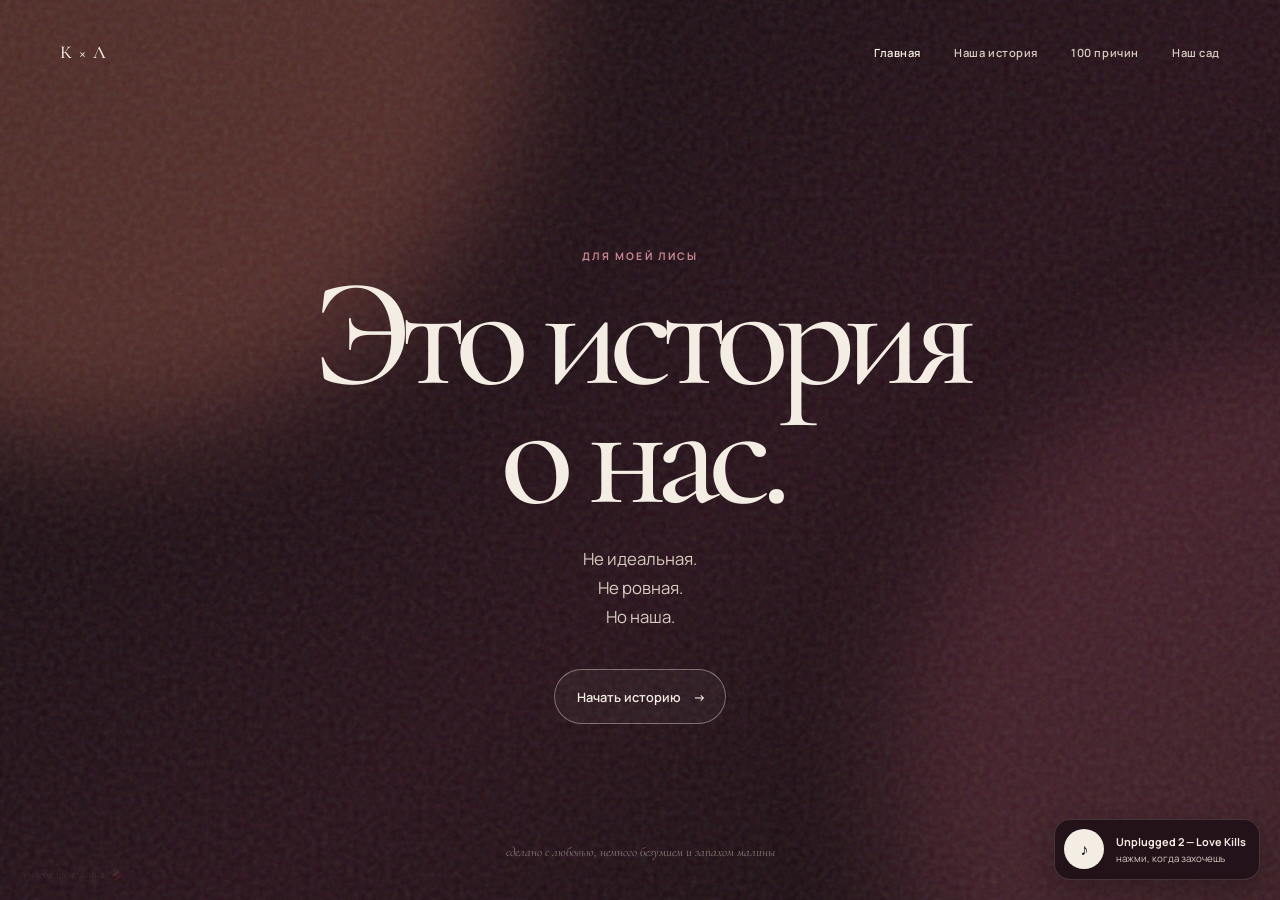
<file: index.html>
<!doctype html>
<html lang="ru"><head><meta charset="UTF-8" /><meta name="viewport" content="width=device-width, initial-scale=1.0" /><meta name="description" content="Маленькое место, куда Карина всегда может вернуться." /><title>Для моей Лиси</title><link rel="preconnect" href="https://fonts.googleapis.com" /><link rel="preconnect" href="https://fonts.gstatic.com" crossorigin /><link href="https://fonts.googleapis.com/css2?family=Cormorant+Garamond:ital,wght@0,500;0,600;1,500;1,600&family=Manrope:wght@400;500;600;700&display=swap" rel="stylesheet" /><link rel="stylesheet" href="styles.css" /></head>
<body><div class="sunset-light sunset-light--left" aria-hidden="true"></div><div class="sunset-light sunset-light--right" aria-hidden="true"></div><div class="grain" aria-hidden="true"></div>
<header class="site-header" id="top"><a class="monogram" href="#top" aria-label="В начало">К × Л</a><nav class="navigation" aria-label="Главная навигация"><a class="is-current" href="#intro">Главная</a><a href="pages/story.html">Наша история</a><a href="pages/reasons.html">100 причин</a><a href="pages/garden.html">Наш сад</a></nav><button class="menu-button" type="button" aria-expanded="false" aria-controls="mobile-menu"><span></span><span></span><span></span><span class="visually-hidden">Открыть меню</span></button><nav class="mobile-menu" id="mobile-menu" aria-label="Мобильная навигация" hidden><a href="#intro">Главная</a><a href="pages/story.html">Наша история</a><a href="pages/reasons.html">100 причин</a><a href="pages/garden.html">Наш сад</a></nav></header>
<main><section class="hero" id="hero" aria-labelledby="hero-title"><p class="hero-kicker hero-item">Для моей Лисы</p><h1 class="hero-item" id="hero-title">Это история<br>о нас.</h1><p class="hero-copy hero-item">Не идеальная.<br>Не ровная.<br>Но наша.</p><button class="open-button hero-item" id="open-button" type="button">Начать историю <span aria-hidden="true">→</span></button><p class="hero-whisper">сделано с любовью, немного безумием и запахом малины</p></section>
<div class="main-content" id="main-content" hidden><section class="intro section" id="intro" aria-labelledby="intro-title"><div class="intro-copy reveal"><p class="section-label">письмо, которое никуда не денется</p><h2 id="intro-title">Привет, Лисёнок.</h2><p>Я хотел оставить здесь то, что иногда сложно сказать словами. Чтобы в любой день ты могла открыть это место и просто вспомнить: Киса тебя очень любит.</p></div><div class="fox-mark reveal" aria-label="Маленькая лиса" role="img">✦</div></section>
<section class="memories section" aria-labelledby="memories-title"><div class="section-heading reveal"><p class="section-label">несколько кадров</p><h2 id="memories-title">То, что хочется<br />беречь.</h2></div><div class="photo-composition"><figure class="memory-photo memory-photo--main reveal"><img src="photo_2026-08-01_10-02-52.jpg" alt="Фотография из общего воспоминания" fetchpriority="high" /><figcaption>тут могла бы быть длинная подпись. но ты и так всё помнишь.</figcaption></figure><figure class="memory-photo memory-photo--top reveal"><img src="photo_2026-09-08_01-02-14.jpg" alt="Тёплый момент вместе" loading="lazy" /></figure><figure class="memory-photo memory-photo--bottom reveal"><img src="photo_2025-10-13_13-47-09.jpg" alt="Ещё один кадр из нашей истории" loading="lazy" /></figure><p class="photo-note reveal">Самое красивое в наших днях — то, что они обычно совсем не пытаются быть красивыми.</p></div></section>
<section class="comfort section" id="comfort" aria-labelledby="comfort-title"><div class="comfort-card reveal"><p class="section-label">на всякий случай</p><h2 id="comfort-title">Если тебе<br />сейчас плохо.</h2><div class="comfort-letter"><p>Лисёнок, я не знаю, что произошло и что сейчас у тебя в голове. Но знаю одно: ты не одна.</p><p>Где-то есть человек, который очень тебя любит. Который выбрал тебя. И будет выбирать снова и снова.</p></div><button class="comfort-button" id="comfort-button" type="button" aria-controls="comfort-answer" aria-expanded="false">Мне всё ещё грустно</button><div class="comfort-answer" id="comfort-answer" hidden aria-live="polite"><img id="comfort-photo" src="photo_2026-07-30_23-21-09.jpg" alt="Маленькое тёплое воспоминание" loading="lazy" /><p id="comfort-message"></p></div></div></section>
<section class="future-tease section reveal" id="future" aria-labelledby="future-title"><p class="section-label">дальше — больше</p><h2 id="future-title">У нас ещё столько<br />всего впереди.</h2><p>Две кружки на кухне. Кот, который носится по дому. Спонтанная прогулка после работы. И однажды — твоё «Киса, я дома».</p><div class="home-links"><a class="text-link" href="pages/story.html">Наша история <span aria-hidden="true">↗</span></a><a class="text-link" href="pages/reasons.html">100 причин <span aria-hidden="true">↗</span></a><a class="text-link" href="pages/garden.html">Наш сад <span aria-hidden="true">↗</span></a></div></section></div></main>
<aside class="music-player" aria-label="Музыкальный плеер"><button class="music-toggle" id="music-toggle" type="button" aria-pressed="false" aria-label="Включить музыку"><span class="music-icon" aria-hidden="true">♪</span></button><div><p class="music-title">Unplugged 2 — Love Kills</p><p class="music-status" id="music-status">нажми, когда захочешь</p></div></aside><p class="future-notice" id="future-notice" role="status" aria-live="polite" hidden>Этот уголок уже готовится. Скоро здесь будет ещё больше нас.</p><button class="chocolate-easter-egg" id="chocolate-button" type="button">с тебя шоколадка 🍫</button><script src="script.js"></script></body></html>
</file>
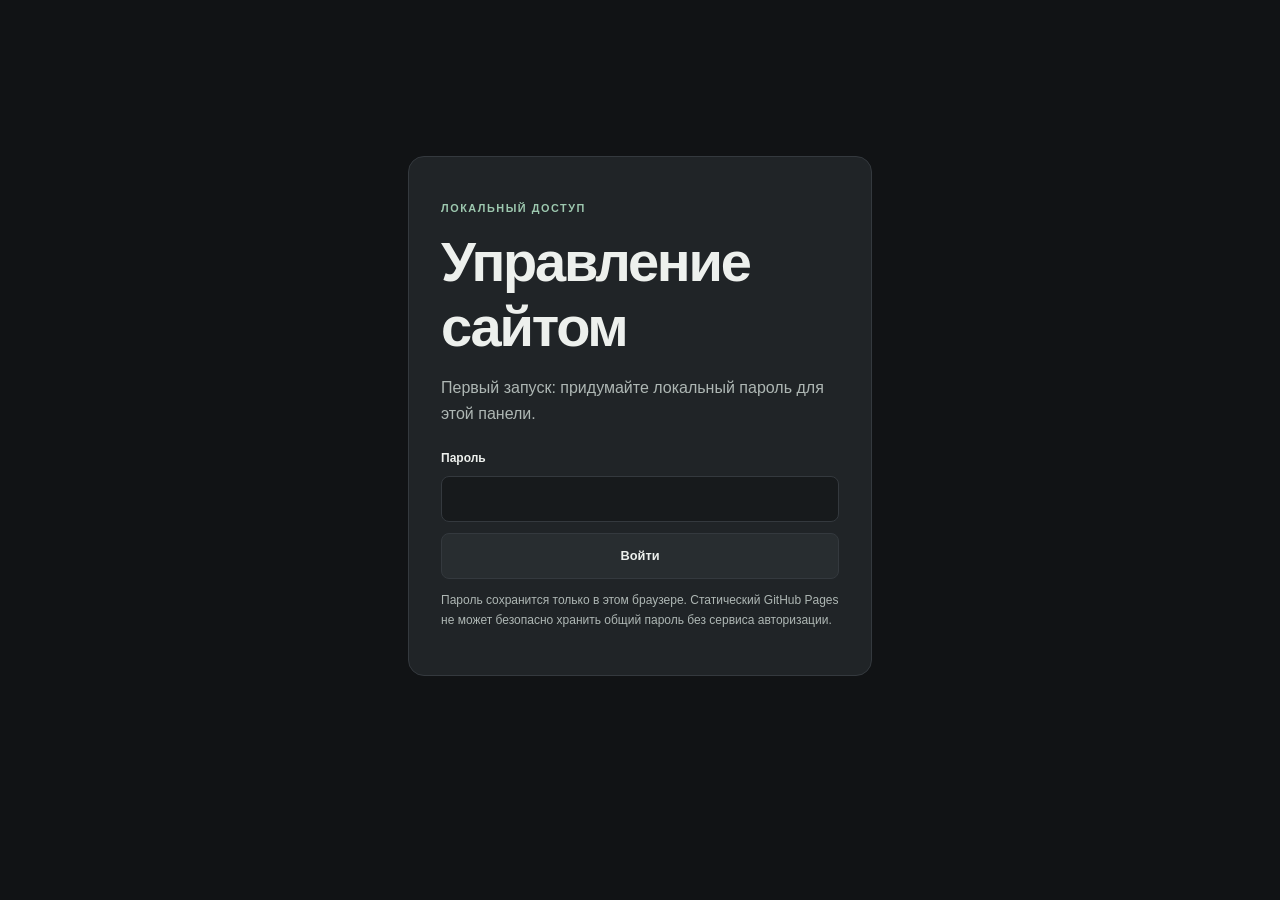
<file: admin/index.html>
<!doctype html><html lang="ru"><head><meta charset="UTF-8"><meta name="viewport" content="width=device-width,initial-scale=1.0"><meta name="robots" content="noindex"><title>Управление — К × Л</title><link rel="stylesheet" href="admin.css"></head><body><main class="admin-shell"><section class="access-card" id="access-card"><p class="eyebrow">локальный доступ</p><h1>Управление сайтом</h1><p id="access-text">Введите пароль администратора.</p><form id="access-form"><label for="admin-password">Пароль</label><input id="admin-password" type="password" autocomplete="current-password" required><button type="submit">Войти</button></form><p class="access-hint" id="access-hint">При первом запуске этот браузер предложит задать пароль. Он не отправляется в интернет.</p></section><section class="dashboard" id="dashboard" hidden><header class="dashboard-header"><div><p class="eyebrow">K × L / local dashboard</p><h1>Панель управления</h1></div><a href="../index.html">Открыть сайт ↗</a></header><div class="status-grid"><article><span>Сайт</span><strong>Работает локально</strong></article><article><span>Причины</span><strong id="reasons-status">99 + 1 скрыта</strong></article><article><span>Предложение</span><strong id="proposal-status">🔒 Не активировано</strong></article><article><span>Музыка</span><strong id="music-status">Интерфейс готов</strong></article><article><span>Интерактив</span><strong>Сад, история, пасхалка</strong></article></div><section class="panel"><p class="eyebrow">самое важное</p><h2>Причина №100</h2><p id="reason-description">🔒 Причина №100 скрыта до особого момента.</p><button class="primary" id="unlock-button" type="button">Открыть причину №100</button><button class="secondary" id="lock-button" type="button" hidden>Скрыть причину №100</button></section><section class="panel"><p class="eyebrow">предложение</p><h2>Состояние ответа</h2><p>Ответ «Да» остаётся личной частью истории и не открывает причину №100. Ею управляешь только ты.</p><button class="secondary" id="refresh-button" type="button">Обновить состояние</button></section><button class="logout" id="logout-button" type="button">Выйти из панели</button></section></main><dialog id="confirm-dialog"><form method="dialog"><p class="eyebrow">проверь ещё раз</p><h2>Открыть 100-ю причину?</h2><p>После этого на сайте станет доступен текст: «Потому что ты сказала “да”.»</p><div><button value="cancel">Отмена</button><button class="primary" id="confirm-unlock" value="confirm">Да, открыть</button></div></form></dialog><script src="../assets/site-state.js"></script><script src="admin.js"></script></body></html>
</file>
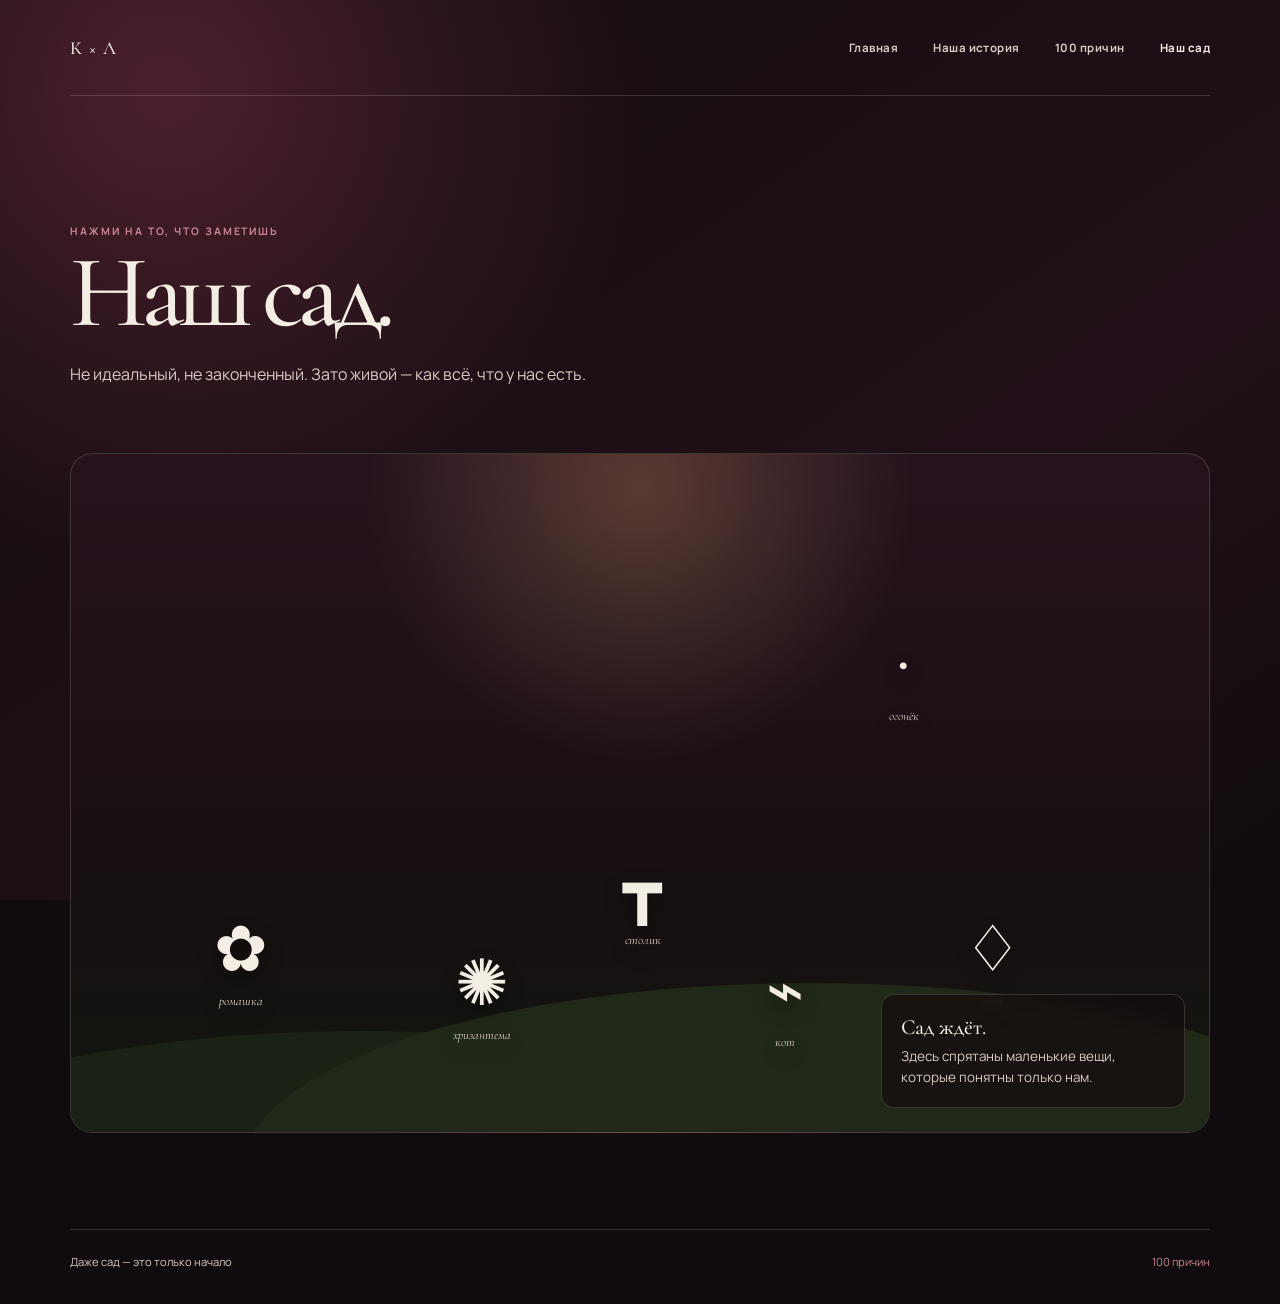
<file: pages/garden.html>
<!doctype html><html lang="ru"><head><meta charset="UTF-8"><meta name="viewport" content="width=device-width,initial-scale=1.0"><title>Наш сад — К × Л</title><link rel="preconnect" href="https://fonts.googleapis.com"><link rel="preconnect" href="https://fonts.gstatic.com" crossorigin><link href="https://fonts.googleapis.com/css2?family=Cormorant+Garamond:ital,wght@0,500;0,600;1,500;1,600&family=Manrope:wght@400;500;600;700&display=swap" rel="stylesheet"><link rel="stylesheet" href="page.css"></head><body><a class="skip-link" href="#garden">К саду</a><header class="site-nav"><a class="site-nav__mark" href="../index.html">К × Л</a><nav class="site-nav__links" aria-label="Навигация"><a href="../index.html">Главная</a><a href="story.html">Наша история</a><a href="reasons.html">100 причин</a><a href="garden.html" aria-current="page">Наш сад</a></nav></header><main class="page" id="garden"><header class="page-intro reveal"><p class="eyebrow">нажми на то, что заметишь</p><h1>Наш сад.</h1><p>Не идеальный, не законченный. Зато живой — как всё, что у нас есть.</p></header><section class="garden reveal" aria-label="Интерактивный сад"><button class="garden-object garden-object--daisy" type="button" data-title="Ромашка" data-memory="Твоя лёгкость и нежность всегда почему-то делают день тише."><span>✿</span><small>ромашка</small></button><button class="garden-object garden-object--chrysanthemum" type="button" data-title="Хризантема" data-memory="Немного чёрного, немного бордового — и всё сразу становится про тебя."><span>✺</span><small>хризантема</small></button><button class="garden-object garden-object--fox" type="button" data-title="Лися" data-memory="Маленький знак, что этот сад с самого начала был для тебя."><span>♢</span><small>лиса</small></button><button class="garden-object garden-object--cat" type="button" data-title="Котёнок" data-memory="Однажды здесь будет кто-то маленький, пушистый и уверенный, что весь дом его."><span>⌁</span><small>кот</small></button><button class="garden-object garden-object--table" type="button" data-title="Столик" data-memory="Ничего особенного. Просто столик во дворе. Но почему-то вокруг него осталось так много нас."><span>┳</span><small>столик</small></button><button class="garden-object garden-object--light" type="button" data-title="Огонёк" data-memory="Запах малины. Есть вещи, которые невозможно объяснить. Можно только вспомнить."><span>·</span><small>огонёк</small></button><div class="garden-note" id="garden-note" aria-live="polite"><strong>Сад ждёт.</strong><p>Здесь спрятаны маленькие вещи, которые понятны только нам.</p></div></section></main><footer class="page footer"><span>Даже сад — это только начало</span><a href="reasons.html">100 причин</a></footer><script src="../assets/site-state.js"></script><script src="pages.js"></script></body></html>
</file>
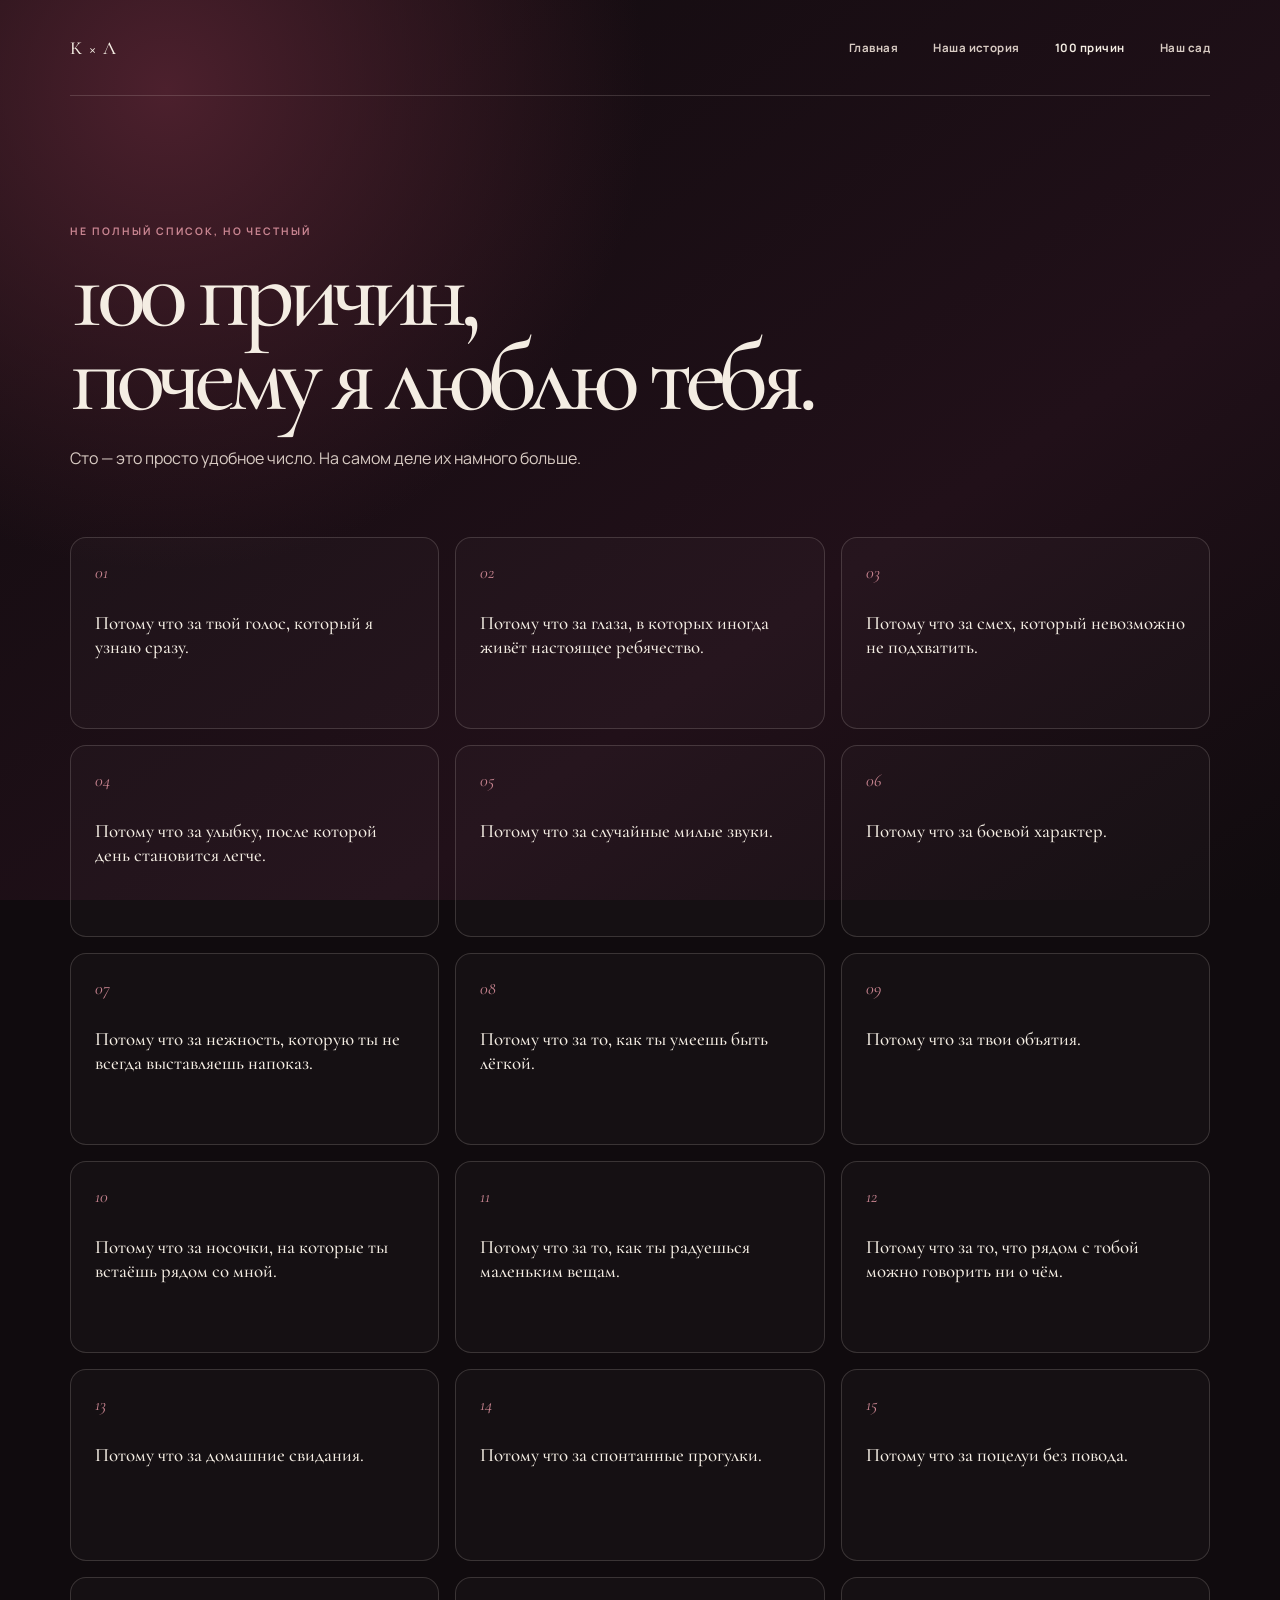
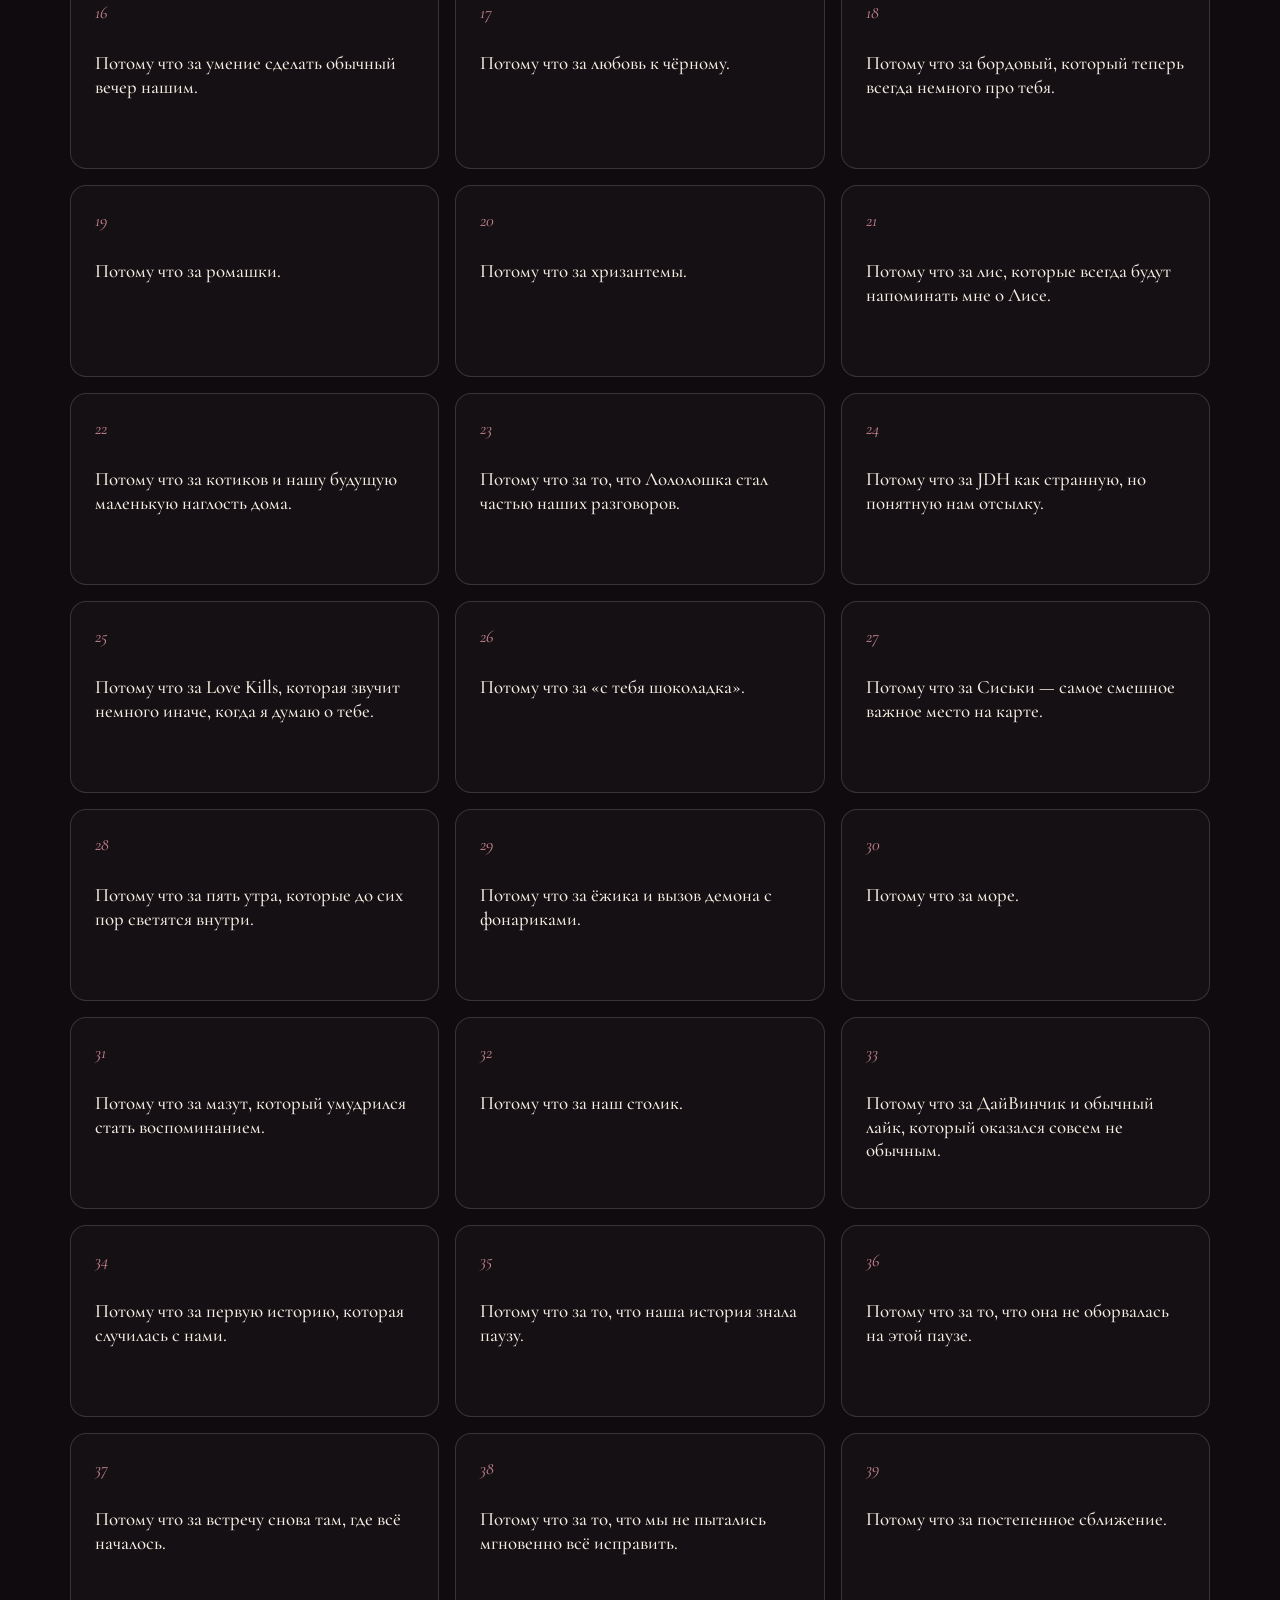
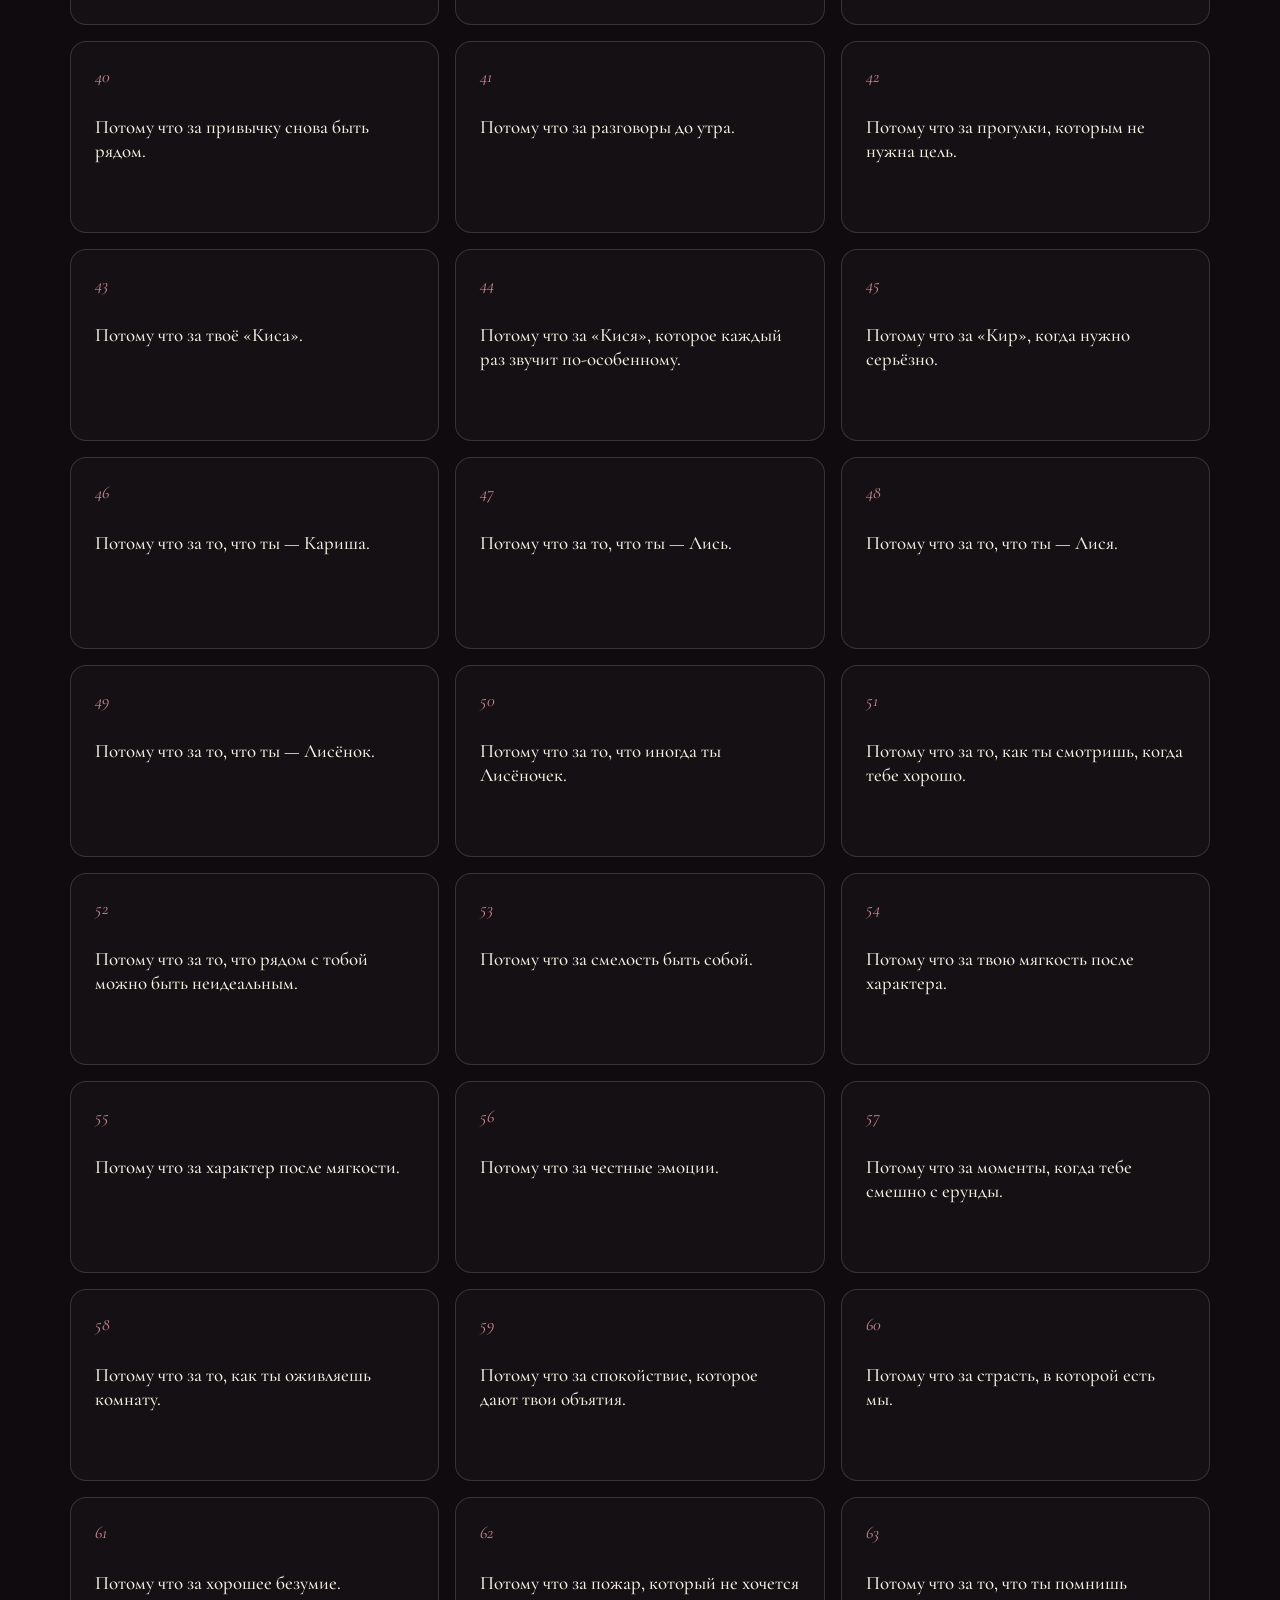
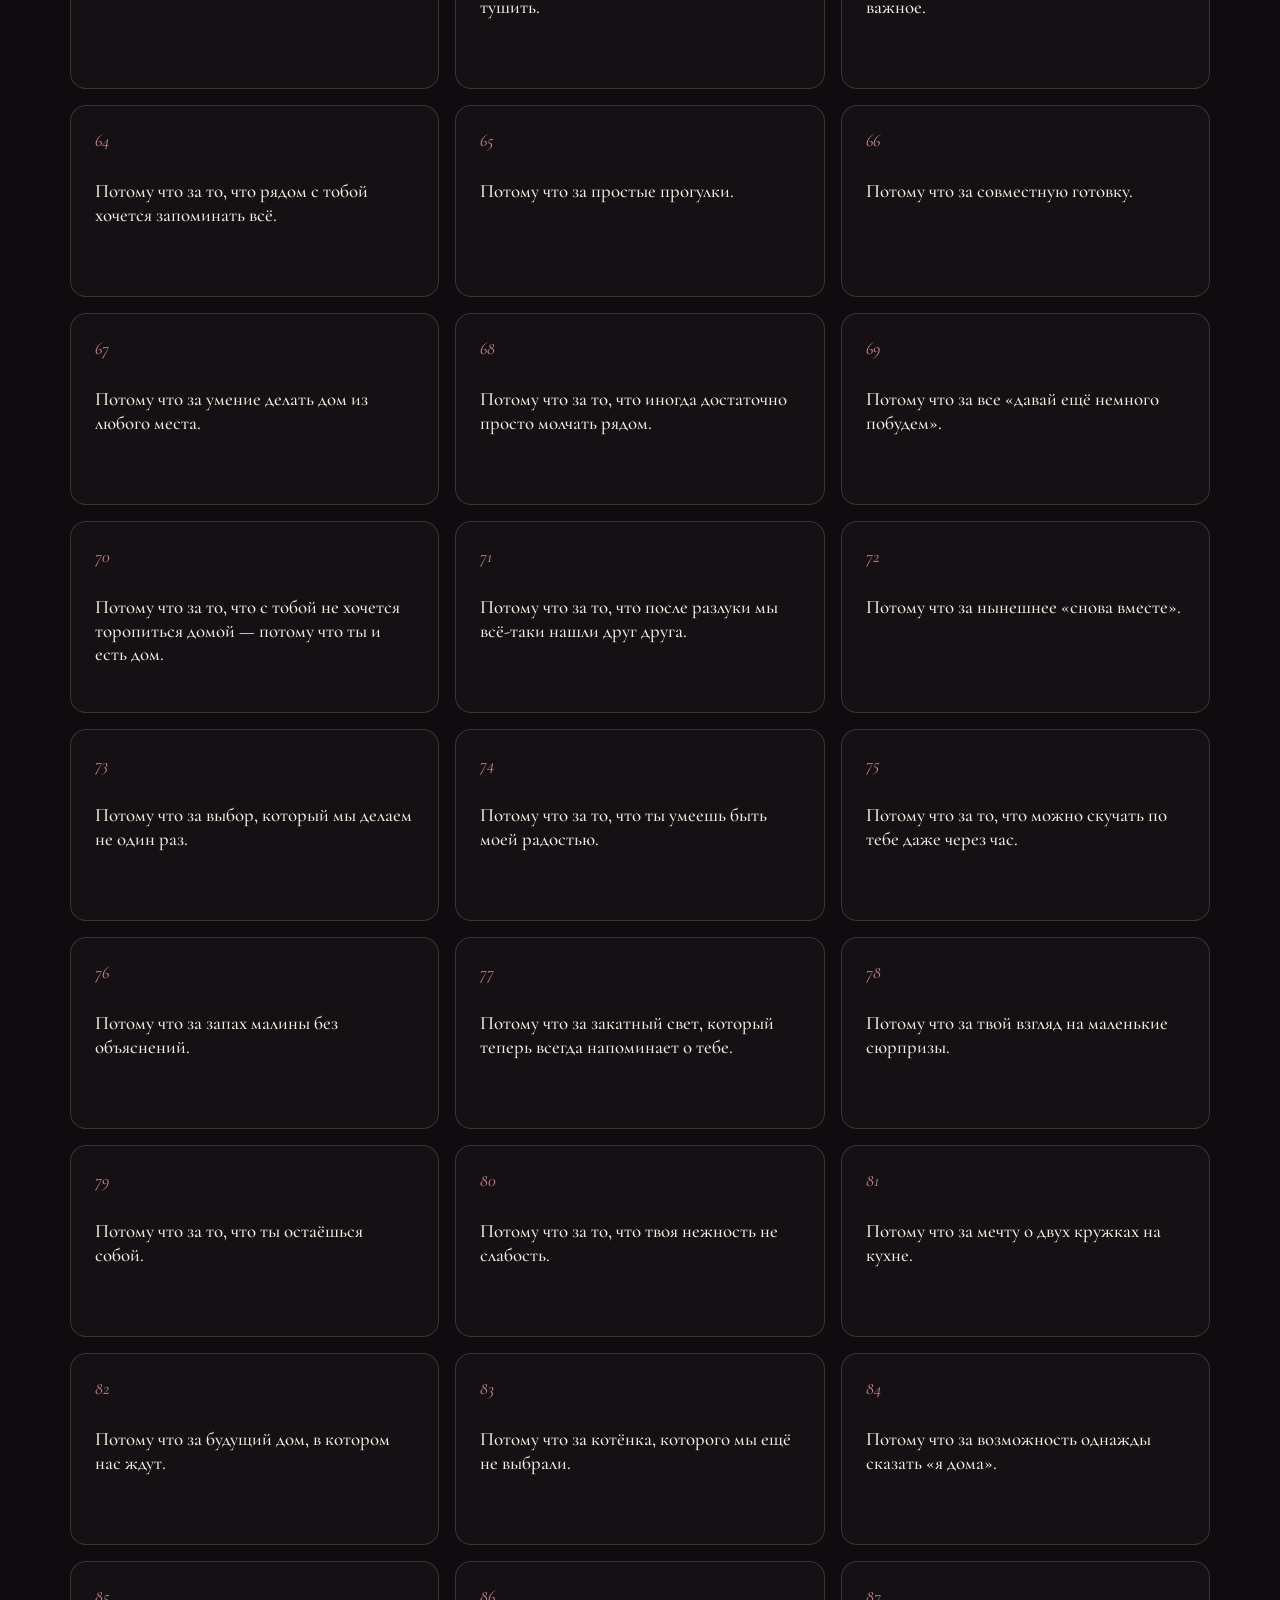
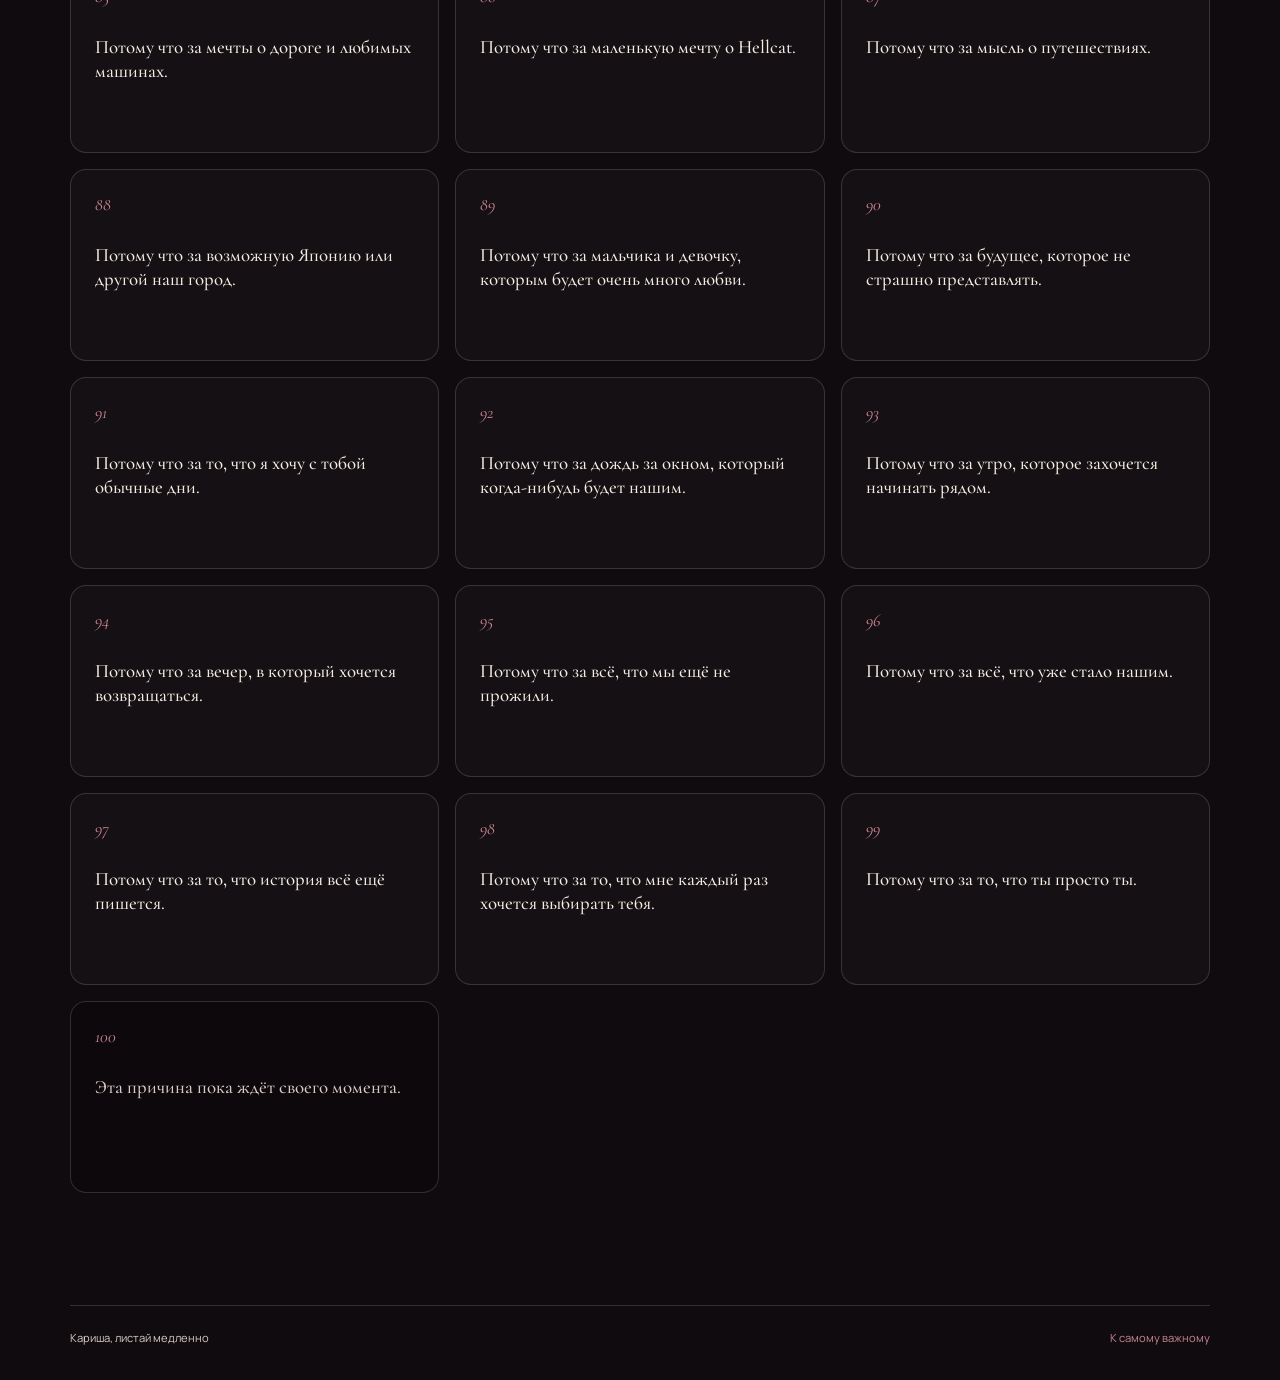
<file: pages/reasons.html>
<!doctype html><html lang="ru"><head><meta charset="UTF-8"><meta name="viewport" content="width=device-width,initial-scale=1.0"><title>100 причин — К × Л</title><link rel="preconnect" href="https://fonts.googleapis.com"><link rel="preconnect" href="https://fonts.gstatic.com" crossorigin><link href="https://fonts.googleapis.com/css2?family=Cormorant+Garamond:ital,wght@0,500;0,600;1,500;1,600&family=Manrope:wght@400;500;600;700&display=swap" rel="stylesheet"><link rel="stylesheet" href="page.css"></head><body><a class="skip-link" href="#reasons">К причинам</a><header class="site-nav"><a class="site-nav__mark" href="../index.html">К × Л</a><nav class="site-nav__links" aria-label="Навигация"><a href="../index.html">Главная</a><a href="story.html">Наша история</a><a href="reasons.html" aria-current="page">100 причин</a><a href="garden.html">Наш сад</a></nav></header><main class="page" id="reasons"><header class="page-intro reveal"><p class="eyebrow">не полный список, но честный</p><h1>100 причин,<br>почему я люблю тебя.</h1><p>Сто — это просто удобное число. На самом деле их намного больше.</p></header><section class="reason-grid" id="reason-grid" aria-label="Список причин"></section></main><footer class="page footer"><span>Кариша, листай медленно</span><a href="story.html#proposal">К самому важному</a></footer><script src="../assets/site-state.js"></script><script src="pages.js"></script></body></html>
</file>
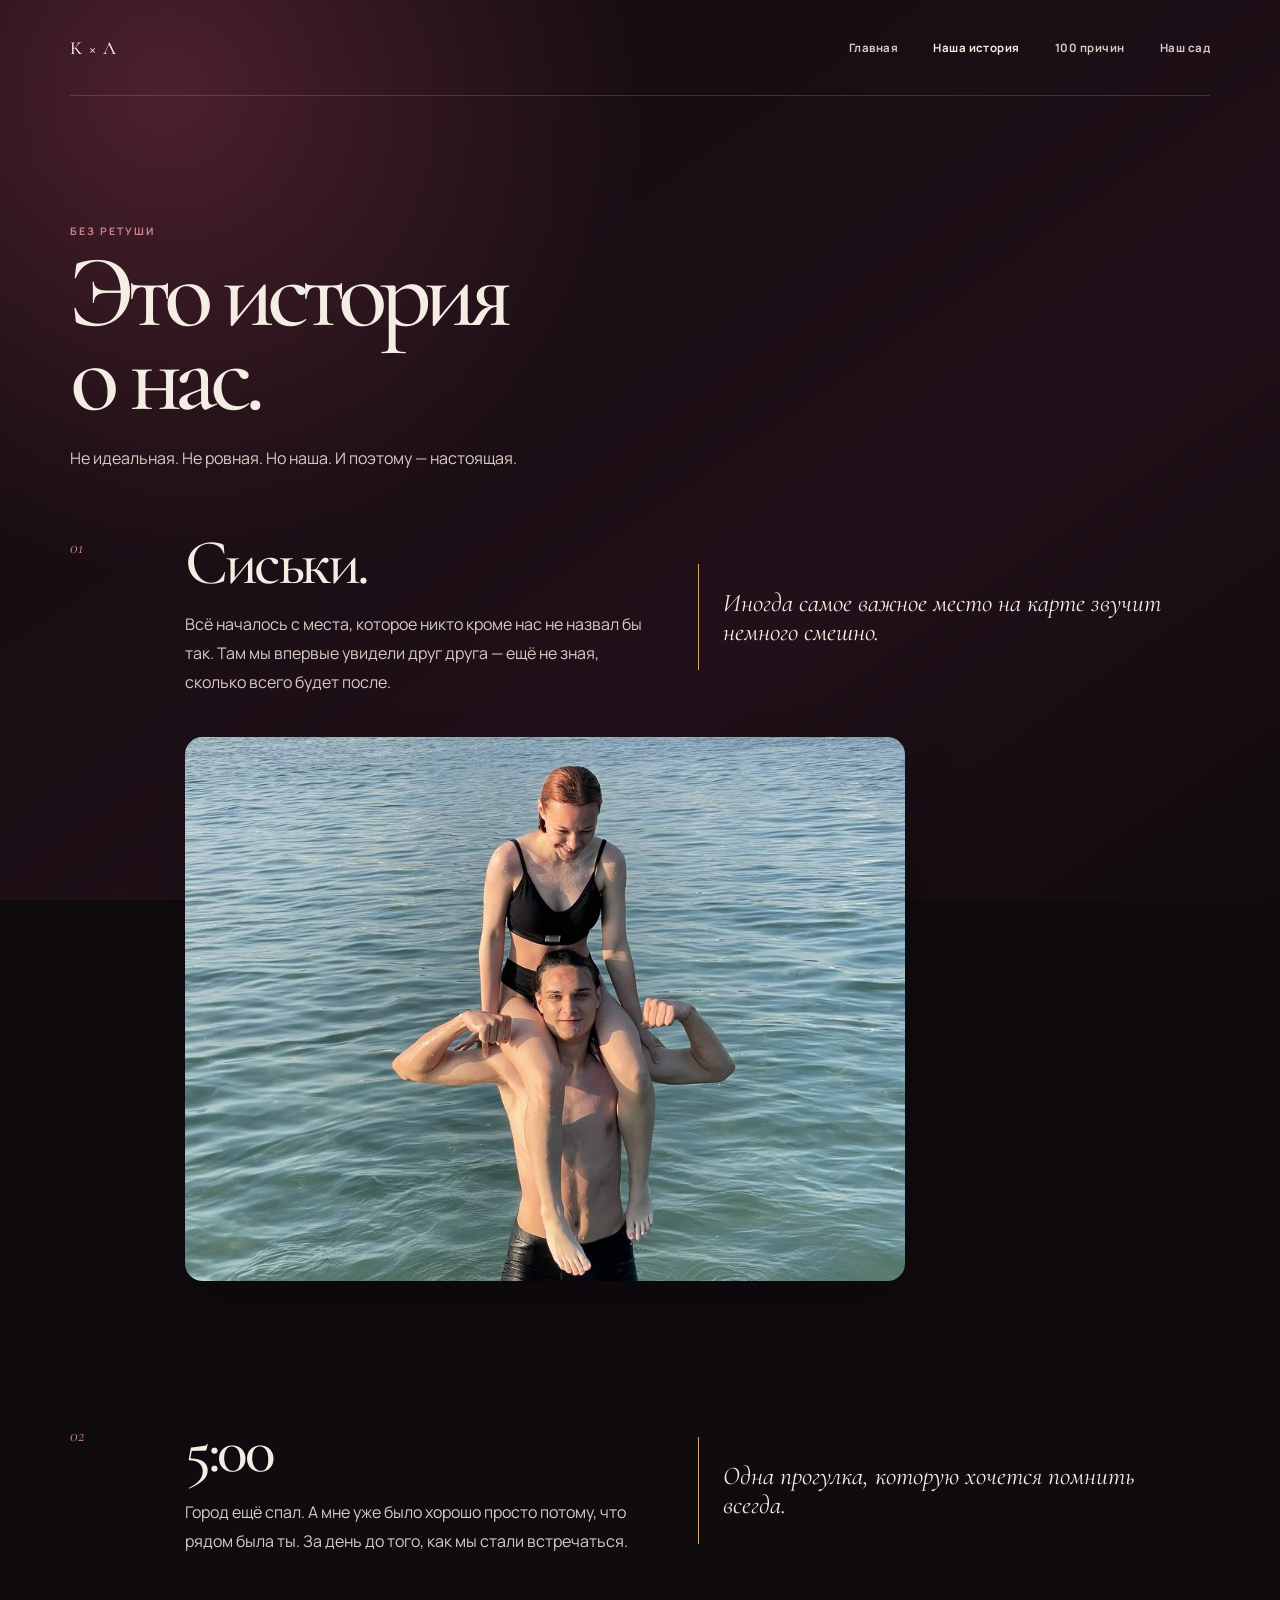
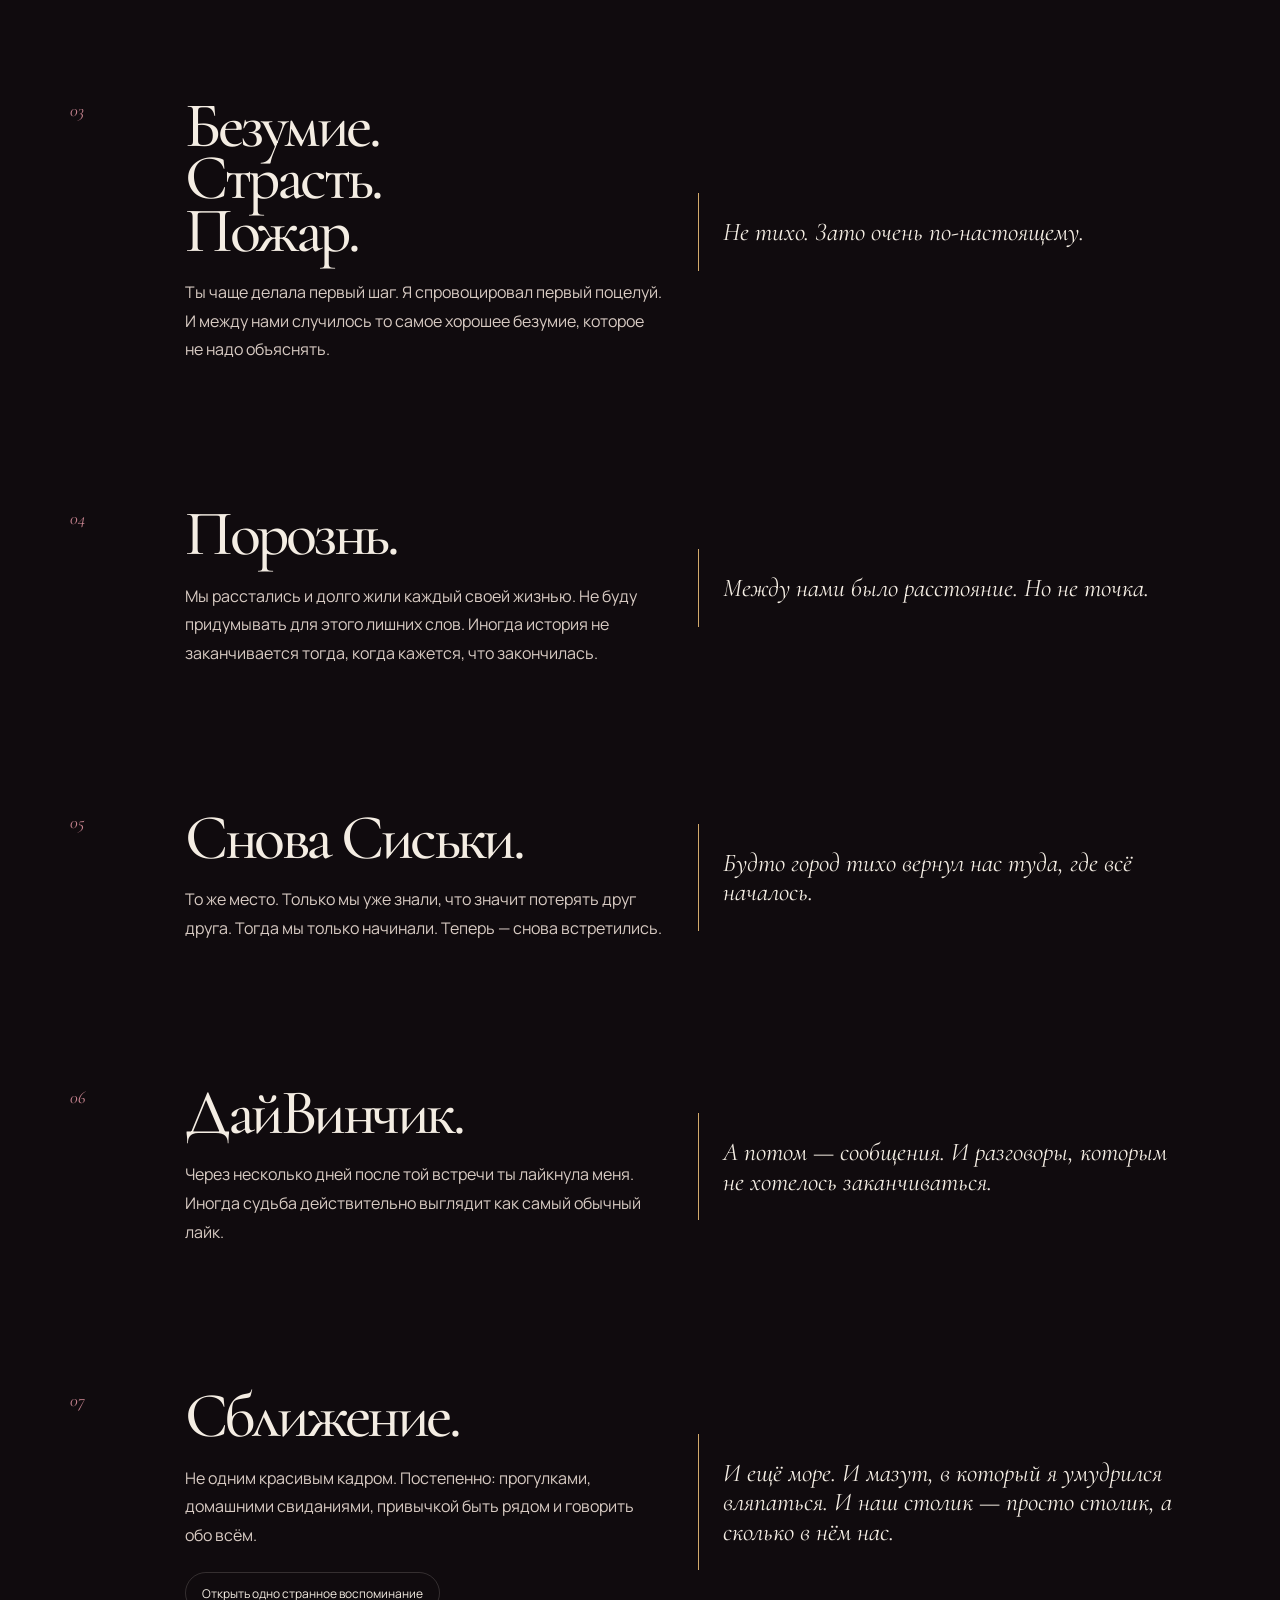
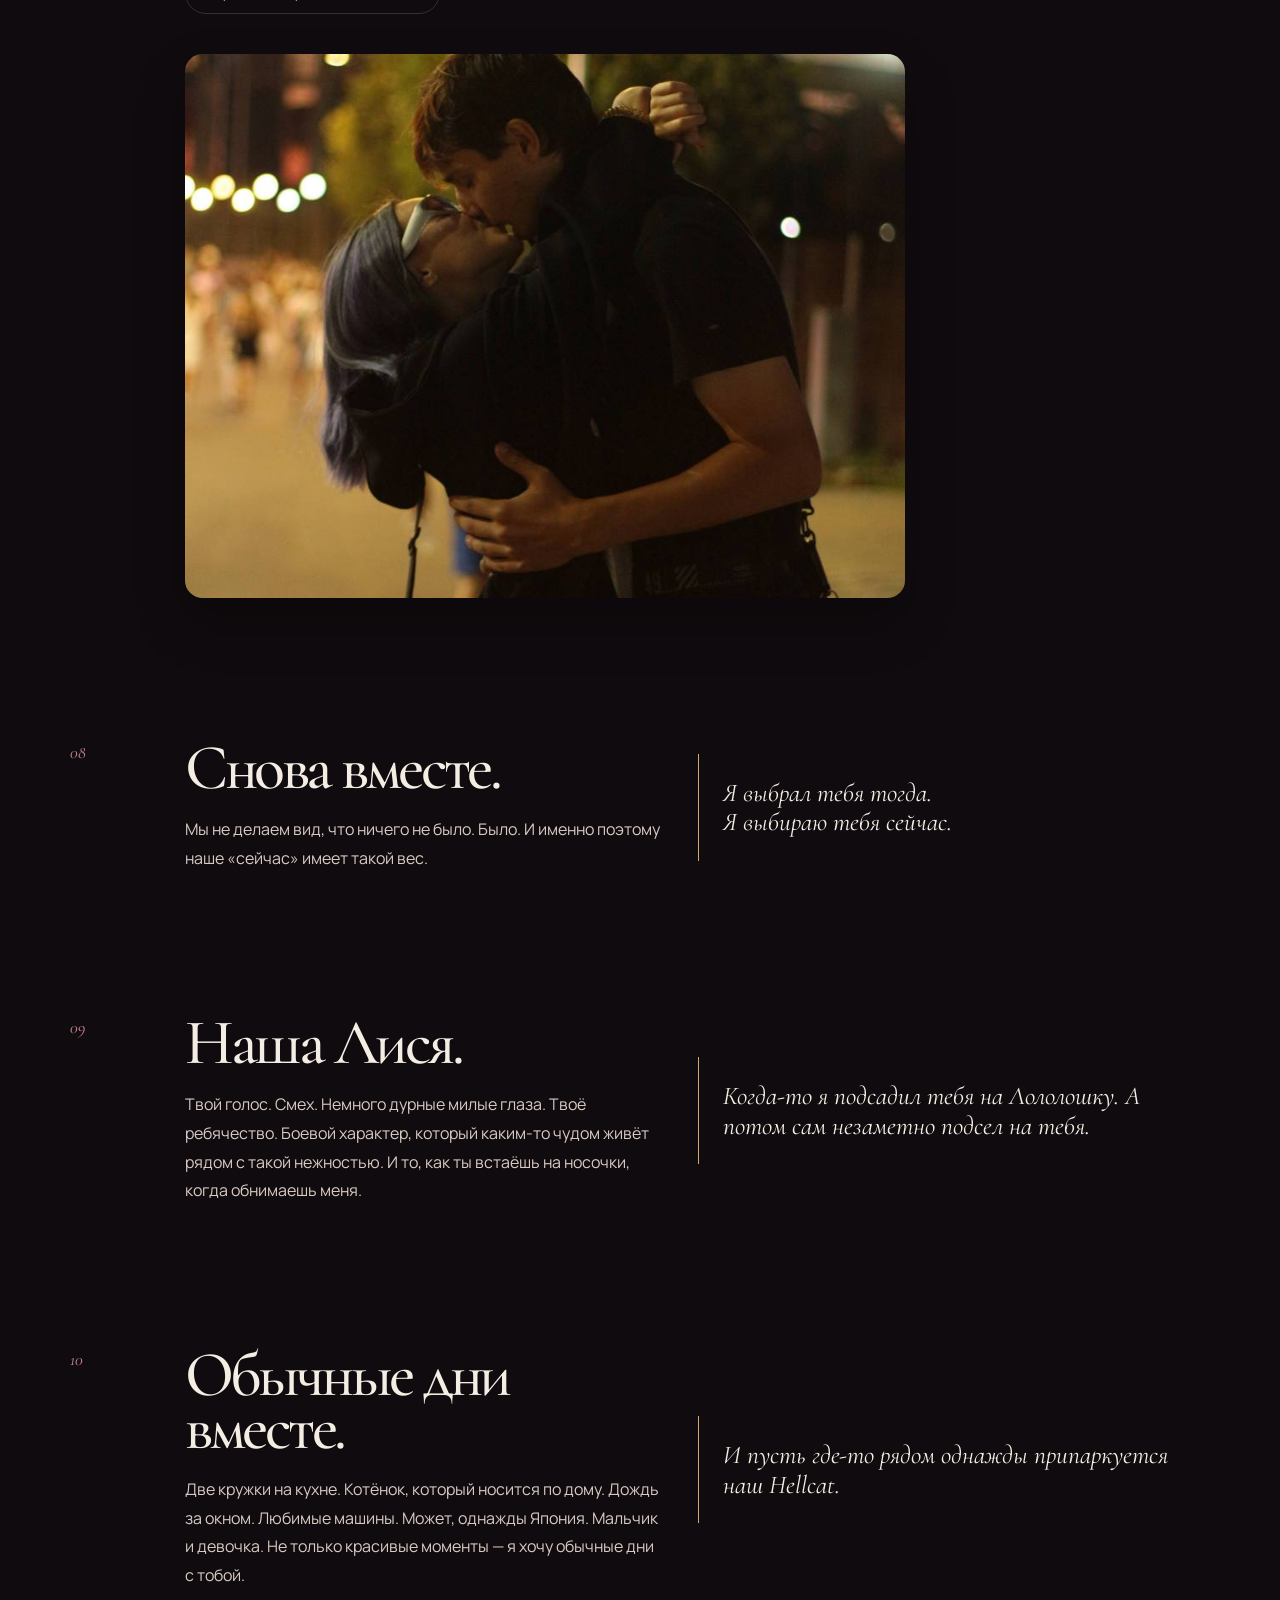
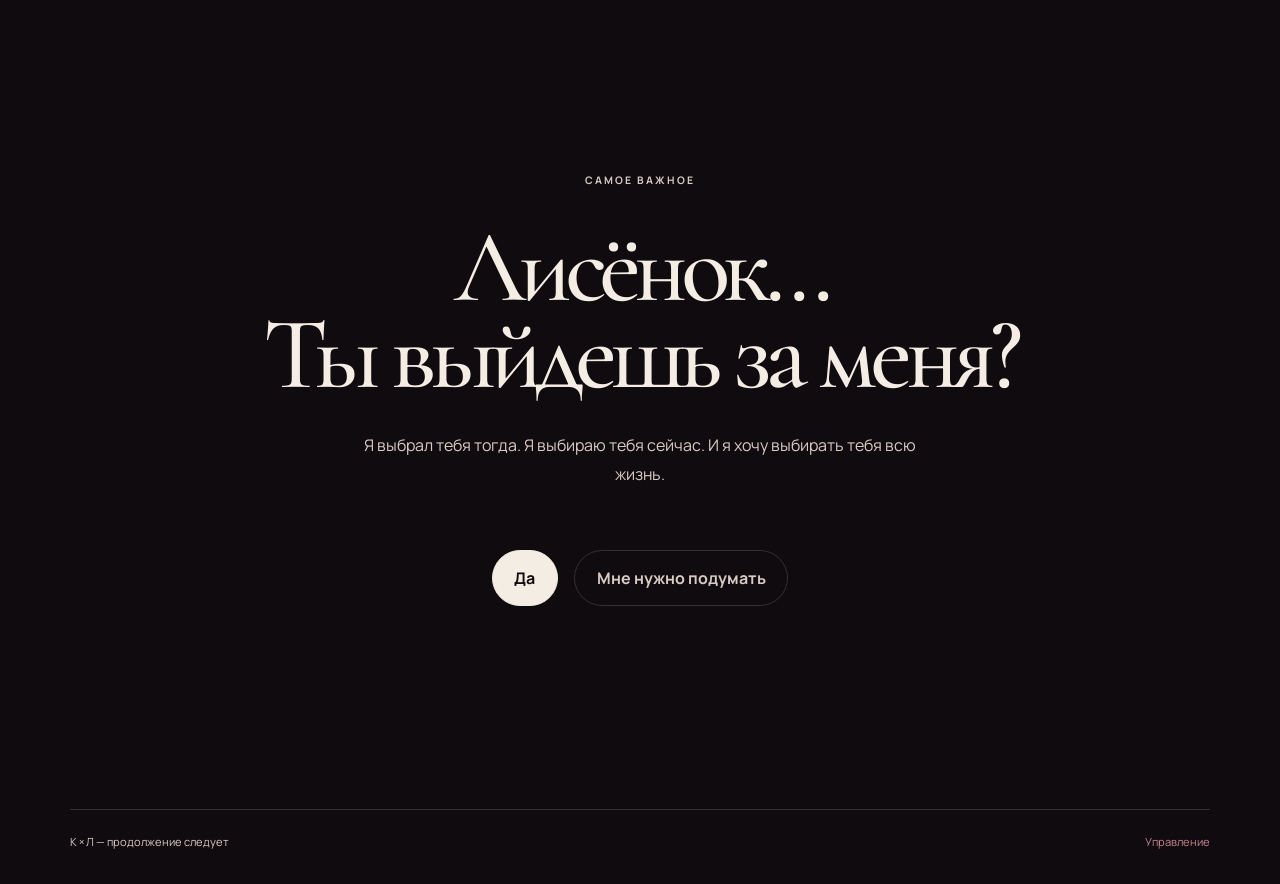
<file: pages/story.html>
<!doctype html><html lang="ru"><head><meta charset="UTF-8"><meta name="viewport" content="width=device-width,initial-scale=1.0"><title>Наша история — К × Л</title><link rel="preconnect" href="https://fonts.googleapis.com"><link rel="preconnect" href="https://fonts.gstatic.com" crossorigin><link href="https://fonts.googleapis.com/css2?family=Cormorant+Garamond:ital,wght@0,500;0,600;1,500;1,600&family=Manrope:wght@400;500;600;700&display=swap" rel="stylesheet"><link rel="stylesheet" href="page.css"></head><body><a class="skip-link" href="#story">К истории</a><header class="site-nav"><a class="site-nav__mark" href="../index.html">К × Л</a><nav class="site-nav__links" aria-label="Навигация"><a href="../index.html">Главная</a><a href="story.html" aria-current="page">Наша история</a><a href="reasons.html">100 причин</a><a href="garden.html">Наш сад</a></nav></header><main class="page" id="story"><header class="page-intro reveal"><p class="eyebrow">без ретуши</p><h1>Это история<br>о нас.</h1><p>Не идеальная. Не ровная. Но наша. И поэтому — настоящая.</p></header><div class="story-list">
<article class="story-scene reveal"><span class="scene-number">01</span><div class="scene-copy"><h2>Сиськи.</h2><p>Всё началось с места, которое никто кроме нас не назвал бы так. Там мы впервые увидели друг друга — ещё не зная, сколько всего будет после.</p></div><blockquote class="scene-quote">Иногда самое важное место на карте звучит немного смешно.</blockquote><img class="scene-image" src="../photo_2025-06-09_23-11-35.jpg" alt="Кадр из общей истории" loading="lazy"></article>
<article class="story-scene story-scene--dawn reveal"><span class="scene-number">02</span><div class="scene-copy"><h2>5:00</h2><p>Город ещё спал. А мне уже было хорошо просто потому, что рядом была ты. За день до того, как мы стали встречаться.</p></div><blockquote class="scene-quote">Одна прогулка, которую хочется помнить всегда.</blockquote></article>
<article class="story-scene reveal"><span class="scene-number">03</span><div class="scene-copy"><h2>Безумие.<br>Страсть.<br>Пожар.</h2><p>Ты чаще делала первый шаг. Я спровоцировал первый поцелуй. И между нами случилось то самое хорошее безумие, которое не надо объяснять.</p></div><blockquote class="scene-quote">Не тихо. Зато очень по-настоящему.</blockquote></article>
<article class="story-scene story-scene--quiet reveal"><span class="scene-number">04</span><div class="scene-copy"><h2>Порознь.</h2><p>Мы расстались и долго жили каждый своей жизнью. Не буду придумывать для этого лишних слов. Иногда история не заканчивается тогда, когда кажется, что закончилась.</p></div><blockquote class="scene-quote">Между нами было расстояние. Но не точка.</blockquote></article>
<article class="story-scene reveal"><span class="scene-number">05</span><div class="scene-copy"><h2>Снова Сиськи.</h2><p>То же место. Только мы уже знали, что значит потерять друг друга. Тогда мы только начинали. Теперь — снова встретились.</p></div><blockquote class="scene-quote">Будто город тихо вернул нас туда, где всё началось.</blockquote></article>
<article class="story-scene reveal"><span class="scene-number">06</span><div class="scene-copy"><h2>ДайВинчик.</h2><p>Через несколько дней после той встречи ты лайкнула меня. Иногда судьба действительно выглядит как самый обычный лайк.</p></div><blockquote class="scene-quote">А потом — сообщения. И разговоры, которым не хотелось заканчиваться.</blockquote></article>
<article class="story-scene reveal"><span class="scene-number">07</span><div class="scene-copy"><h2>Сближение.</h2><p>Не одним красивым кадром. Постепенно: прогулками, домашними свиданиями, привычкой быть рядом и говорить обо всём.</p><button class="memory-button" type="button" data-memory="hedgehog">Открыть одно странное воспоминание</button><p class="memory-answer" id="hedgehog" hidden>Ёжик, фонарики, друзья. И ты: «Вы чо, демона вызываете? Я пришла!»</p></div><blockquote class="scene-quote">И ещё море. И мазут, в который я умудрился вляпаться. И наш столик — просто столик, а сколько в нём нас.</blockquote><img class="scene-image" src="../photo_2026-07-30_23-21-08.jpg" alt="Воспоминание о времени вместе" loading="lazy"></article>
<article class="story-scene reveal"><span class="scene-number">08</span><div class="scene-copy"><h2>Снова вместе.</h2><p>Мы не делаем вид, что ничего не было. Было. И именно поэтому наше «сейчас» имеет такой вес.</p></div><blockquote class="scene-quote">Я выбрал тебя тогда.<br>Я выбираю тебя сейчас.</blockquote></article>
<article class="story-scene reveal"><span class="scene-number">09</span><div class="scene-copy"><h2>Наша Лися.</h2><p>Твой голос. Смех. Немного дурные милые глаза. Твоё ребячество. Боевой характер, который каким-то чудом живёт рядом с такой нежностью. И то, как ты встаёшь на носочки, когда обнимаешь меня.</p></div><blockquote class="scene-quote">Когда-то я подсадил тебя на Лололошку. А потом сам незаметно подсел на тебя.</blockquote></article>
<article class="story-scene reveal"><span class="scene-number">10</span><div class="scene-copy"><h2>Обычные дни<br>вместе.</h2><p>Две кружки на кухне. Котёнок, который носится по дому. Дождь за окном. Любимые машины. Может, однажды Япония. Мальчик и девочка. Не только красивые моменты — я хочу обычные дни с тобой.</p></div><blockquote class="scene-quote">И пусть где-то рядом однажды припаркуется наш Hellcat.</blockquote></article>
</div><section class="proposal reveal" id="proposal"><p class="eyebrow">самое важное</p><h2>Лисёнок…<br>Ты выйдешь за меня?</h2><p>Я выбрал тебя тогда. Я выбираю тебя сейчас. И я хочу выбирать тебя всю жизнь.</p><div class="proposal-controls"><button class="proposal-yes" id="proposal-yes" type="button">Да</button><button class="proposal-think" id="proposal-think" type="button">Мне нужно подумать</button></div><div class="proposal-finale">Тогда это только начало.<br><br>Я люблю тебя, Лисёнок.</div></section></main><footer class="page footer"><span>К × Л — продолжение следует</span><a href="../admin/index.html">Управление</a></footer><script src="../assets/site-state.js"></script><script src="pages.js"></script></body></html>
</file>
<file: styles.css>
:root{--n:#100b0e;--w:#35111d;--c:#f4ede3;--s:#d8cbc3;--p:#c98591;--l:rgba(244,237,227,.16);--sans:"Manrope",Arial,sans-serif;--serif:"Cormorant Garamond",Georgia,serif}*{box-sizing:border-box}html{scroll-behavior:smooth}body{min-width:320px;margin:0;overflow-x:hidden;color:var(--c);background:var(--n);font-family:var(--sans)}body:before{position:fixed;z-index:-5;inset:0;content:"";background:linear-gradient(140deg,#130b0f 5%,#271019 56%,#130c0e)}button,a{-webkit-tap-highlight-color:transparent}button{font:inherit}.grain{position:fixed;z-index:-1;inset:0;opacity:.12;pointer-events:none;background-image:url("data:image/svg+xml,%3Csvg viewBox='0 0 160 160' xmlns='http://www.w3.org/2000/svg'%3E%3Cfilter id='n'%3E%3CfeTurbulence type='fractalNoise' baseFrequency='.9' numOctaves='3'/%3E%3C/filter%3E%3Crect width='100%25' height='100%25' filter='url(%23n)'/%3E%3C/svg%3E")}.sunset-light{position:fixed;z-index:-2;width:min(72vw,62rem);aspect-ratio:1;border-radius:50%;pointer-events:none;filter:blur(60px);opacity:.3}.sunset-light--left{top:-30rem;left:-24rem;background:#d8765f;animation:light 16s ease-in-out infinite alternate}.sunset-light--right{right:-33rem;bottom:-22rem;background:#9a475b;animation:light 19s ease-in-out infinite alternate-reverse}.visually-hidden{position:absolute;width:1px;height:1px;overflow:hidden;clip:rect(0 0 0 0);white-space:nowrap}
.site-header{position:absolute;z-index:3;top:0;left:50%;display:flex;width:min(1160px,calc(100% - 3rem));min-height:6.5rem;align-items:center;justify-content:space-between;transform:translateX(-50%)}.monogram{color:var(--c);font:500 1.13rem/1 var(--serif);letter-spacing:.08em;text-decoration:none}.navigation{display:flex;gap:clamp(1.1rem,2.6vw,2.7rem)}.navigation a,.mobile-menu a{color:var(--s);font-size:.7rem;font-weight:600;letter-spacing:.05em;text-decoration:none}.navigation a:hover,.navigation a.is-current{color:var(--c)}.menu-button,.mobile-menu{display:none}
.hero{position:relative;display:grid;min-height:100svh;padding:8rem 1.5rem 3.4rem;place-content:center;place-items:center;text-align:center;transition:opacity .5s,transform .5s}.hero.is-closing{opacity:0;transform:scale(.987);pointer-events:none}.hero-kicker,.section-label{margin:0;color:var(--p);font-size:.65rem;font-weight:700;letter-spacing:.2em;line-height:1.3;text-transform:uppercase}.hero h1{max-width:900px;margin:.75rem 0 0;font:500 clamp(4.4rem,12vw,10rem)/.77 var(--serif);letter-spacing:-.075em}.hero-copy{max-width:24rem;margin:2.1rem 0 2.4rem;color:var(--s);font-size:clamp(.92rem,1.6vw,1.05rem);line-height:1.7}.open-button{display:inline-flex;min-height:3.4rem;gap:.75rem;align-items:center;padding:.8rem 1.2rem .8rem 1.35rem;border:1px solid rgba(244,237,227,.4);border-radius:100px;color:var(--c);background:rgba(255,255,255,.035);cursor:pointer;font-size:.8rem;font-weight:600}.open-button:hover{border-color:var(--c);background:rgba(244,237,227,.1);transform:translateY(-3px)}.hero-whisper{position:absolute;bottom:2.4rem;margin:0;color:rgba(216,203,195,.55);font:italic .8rem/1.4 var(--serif)}.hero-item{opacity:0;transform:translateY(14px);animation:enter .85s cubic-bezier(.2,.8,.2,1) forwards}.hero-item:nth-child(1){animation-delay:.18s}.hero-item:nth-child(2){animation-delay:.35s}.hero-item:nth-child(3){animation-delay:.55s}.hero-item:nth-child(4){animation-delay:.74s}
.main-content{opacity:0;transform:translateY(20px);transition:opacity .8s,transform .8s}.main-content.is-open{opacity:1;transform:none}.section{width:min(1060px,calc(100% - 3rem));margin:0 auto}.intro{display:grid;grid-template-columns:minmax(0,1fr) 7rem;min-height:76vh;gap:2rem;align-items:center;border-top:1px solid var(--l)}.intro-copy{max-width:37rem}.intro h2,.section-heading h2,.comfort h2,.future-tease h2{margin:.65rem 0 1.5rem;font:500 clamp(3.2rem,6.2vw,6.4rem)/.83 var(--serif);letter-spacing:-.065em}.intro p:last-child,.future-tease>p:not(.section-label){max-width:33rem;margin:0;color:var(--s);font-size:.98rem;line-height:1.8}.fox-mark{align-self:start;padding-top:11rem;color:var(--p);font-size:2.3rem;text-align:center}.fox-mark:after{display:block;margin-top:.65rem;content:"лиса";font:italic .9rem var(--serif)}
.memories{padding:7rem 0 8rem}.section-heading{margin-bottom:3rem}.section-heading h2{margin-bottom:0}.photo-composition{display:grid;grid-template-columns:repeat(12,1fr);grid-template-rows:repeat(8,3.4rem);gap:1rem}.memory-photo{position:relative;min-width:0;margin:0;overflow:hidden;border:1px solid var(--l);border-radius:1.1rem;background:#1f1116;box-shadow:0 25px 50px rgba(0,0,0,.26)}.memory-photo img{display:block;width:100%;height:100%;object-fit:cover;transition:transform .7s}.memory-photo:hover img{transform:scale(1.045)}.memory-photo--main{grid-column:1/span 7;grid-row:1/span 8}.memory-photo--top{grid-column:8/span 5;grid-row:1/span 4}.memory-photo--bottom{grid-column:8/span 5;grid-row:5/span 4}.memory-photo figcaption{position:absolute;bottom:1rem;left:1rem;max-width:16rem;padding:.9rem 1rem;color:var(--c);background:rgba(16,11,14,.66);font:italic .85rem/1.4 var(--serif)}.photo-note{grid-column:2/span 5;align-self:end;z-index:1;margin:0 0 1.1rem;color:var(--c);font:italic clamp(1.15rem,2vw,1.55rem)/1.05 var(--serif);text-shadow:0 2px 13px #150d10}
.comfort{padding:4.5rem 0 8rem}.comfort-card{max-width:760px;margin:0 auto;padding:clamp(2rem,7vw,5.5rem);border:1px solid rgba(244,237,227,.13);border-radius:1.4rem;background:linear-gradient(135deg,rgba(105,44,57,.38),rgba(34,16,22,.68));box-shadow:0 25px 70px rgba(0,0,0,.18)}.comfort h2{font-size:clamp(3.1rem,6vw,5.7rem)}.comfort-letter{max-width:30rem;color:var(--s);font-size:.95rem;line-height:1.8}.comfort-letter p{margin:0 0 1rem}.comfort-button{min-height:3rem;margin-top:1rem;padding:.7rem 1rem;border:1px solid rgba(244,237,227,.3);border-radius:100px;color:var(--c);background:transparent;cursor:pointer;font-size:.76rem;font-weight:600}.comfort-button:hover{background:rgba(244,237,227,.11)}.comfort-answer{display:grid;grid-template-columns:6.2rem 1fr;gap:1.1rem;align-items:center;margin-top:2rem;padding-top:1.5rem;border-top:1px solid var(--l)}.comfort-answer img{width:6.2rem;aspect-ratio:1;border-radius:.75rem;object-fit:cover}.comfort-answer p{margin:0;color:var(--c);font:italic 1.15rem/1.25 var(--serif)}.future-tease{padding:2rem 0 9rem}.future-tease h2{max-width:48rem}.home-links{display:flex;flex-wrap:wrap;gap:1rem 2rem;margin-top:2rem}.text-link{display:inline-block;color:var(--p);font-size:.8rem;font-weight:700;text-decoration:none}
.music-player{position:fixed;z-index:4;right:1.25rem;bottom:1.25rem;display:flex;max-width:min(22rem,calc(100% - 2.5rem));gap:.75rem;align-items:center;padding:.6rem .8rem .6rem .6rem;border:1px solid var(--l);border-radius:1rem;background:rgba(28,14,20,.78);box-shadow:0 12px 30px rgba(0,0,0,.24);backdrop-filter:blur(12px)}.music-toggle{display:grid;width:2.5rem;height:2.5rem;flex:0 0 auto;border:0;border-radius:50%;color:var(--n);background:var(--c);cursor:pointer;place-items:center}.music-player.is-on .music-icon{animation:pulse 1s ease-in-out infinite}.music-title,.music-status{overflow:hidden;margin:0;text-overflow:ellipsis;white-space:nowrap}.music-title{max-width:14rem;font-size:.68rem;font-weight:700}.music-status{margin-top:.2rem;color:var(--s);font-size:.61rem}.future-notice{position:fixed;z-index:7;bottom:5.8rem;left:50%;width:min(25rem,calc(100% - 2rem));margin:0;padding:.75rem 1rem;border:1px solid var(--l);border-radius:.75rem;color:var(--c);background:#2c1420;box-shadow:0 15px 30px rgba(0,0,0,.25);font-size:.76rem;line-height:1.5;text-align:center;transform:translateX(-50%)}.chocolate-easter-egg{position:fixed;z-index:2;bottom:.85rem;left:1rem;padding:.35rem .5rem;border:0;color:rgba(216,203,195,.12);background:transparent;cursor:pointer;font:italic .75rem var(--serif)}.chocolate-easter-egg:hover,.chocolate-easter-egg:focus-visible{color:var(--p)}.reveal{opacity:0;transform:translateY(22px);transition:opacity .8s,transform .8s}.reveal.is-visible{opacity:1;transform:none}button:focus-visible,a:focus-visible{outline:2px solid var(--p);outline-offset:4px}@keyframes enter{to{opacity:1;transform:none}}@keyframes light{to{transform:translate(10vw,6vh) scale(1.07)}}@keyframes pulse{50%{transform:scale(1.2)}}
@media(max-width:680px){.site-header{width:calc(100% - 2rem);min-height:5.5rem}.navigation{display:none}.menu-button{display:grid;width:2.6rem;height:2.4rem;gap:.25rem;padding:.45rem;border:1px solid var(--l);border-radius:.5rem;background:rgba(22,10,15,.3);cursor:pointer}.menu-button span:not(.visually-hidden){width:100%;height:1px;background:var(--c)}.mobile-menu{position:absolute;top:4.9rem;right:0;display:grid;width:min(15rem,80vw);gap:1rem;padding:1.25rem;border:1px solid var(--l);border-radius:.8rem;background:rgba(35,15,23,.96)}.hero h1{font-size:clamp(4rem,19vw,6rem)}.hero-whisper{width:calc(100% - 2rem)}.section{width:calc(100% - 2rem)}.intro{grid-template-columns:1fr;min-height:65vh;padding:5.5rem 0}.fox-mark{display:none}.memories{padding:4rem 0 5.5rem}.photo-composition{display:flex;flex-direction:column;gap:.85rem}.memory-photo{width:100%;height:min(110vw,29rem)}.memory-photo--top{width:84%;align-self:flex-end;height:min(88vw,23rem)}.memory-photo--bottom{width:88%;height:min(92vw,24rem)}.photo-note{margin:.8rem 0 0;padding-left:1rem;font-size:1.35rem}.comfort{padding:1rem 0 5rem}.comfort-card{padding:2rem 1.4rem}.comfort-answer{grid-template-columns:4.6rem 1fr}.comfort-answer img{width:4.6rem}.future-tease{padding-bottom:7rem}.music-player{right:1rem;bottom:1rem}.music-title{max-width:10.5rem}.chocolate-easter-egg{display:none}}@media(prefers-reduced-motion:reduce){*,*:before,*:after{scroll-behavior:auto!important;animation-duration:.01ms!important;animation-iteration-count:1!important;transition-duration:.01ms!important}}
</file>
<file: admin/admin.css>
:root{--ink:#151719;--panel:#202427;--line:#34393e;--text:#edf0ed;--muted:#aeb7b4;--accent:#4c8269;--accent-soft:#9dc8af}*{box-sizing:border-box}body{margin:0;color:var(--text);background:#111315;font-family:Inter,Arial,sans-serif}.admin-shell{width:min(1100px,calc(100% - 2rem));margin:auto;padding:3rem 0}.access-card{width:min(29rem,100%);margin:12vh auto;padding:2rem;border:1px solid var(--line);border-radius:1rem;background:var(--panel)}.eyebrow{margin:0 0:.6rem;color:var(--accent-soft);font-size:.68rem;font-weight:700;letter-spacing:.14em;text-transform:uppercase}h1,h2{margin:.2rem 0 1rem;letter-spacing:-.04em}h1{font-size:clamp(2rem,5vw,3.5rem)}h2{font-size:1.5rem}p{color:var(--muted);line-height:1.65}form{display:grid;gap:.65rem;margin-top:1.5rem}label{font-size:.75rem;font-weight:700}input{width:100%;min-height:2.9rem;padding:.7rem;border:1px solid var(--line);border-radius:.5rem;color:var(--text);background:#171a1c}.access-hint{font-size:.75rem}.dashboard-header{display:flex;gap:2rem;align-items:center;justify-content:space-between;margin-bottom:2.5rem}.dashboard-header a{color:var(--accent-soft);font-size:.8rem;text-decoration:none}.status-grid{display:grid;grid-template-columns:repeat(5,1fr);gap:1rem;margin-bottom:2rem}.status-grid article,.panel{padding:1.25rem;border:1px solid var(--line);border-radius:.8rem;background:var(--panel)}.status-grid span{display:block;margin-bottom:.6rem;color:var(--muted);font-size:.7rem}.status-grid strong{font-size:.85rem;line-height:1.4}.panel{max-width:44rem;margin:1rem 0}.panel p{max-width:35rem;font-size:.9rem}button{min-height:2.9rem;padding:.65rem 1rem;border:1px solid var(--line);border-radius:.5rem;color:var(--text);background:#282d30;cursor:pointer;font:600 .8rem Inter,Arial,sans-serif}.primary{border-color:var(--accent);background:var(--accent);color:white}.secondary,.logout{margin-top:.5rem}.logout{border:0;color:var(--muted);background:transparent;padding-left:0}dialog{width:min(28rem,calc(100% - 2rem));border:1px solid var(--line);border-radius:1rem;color:var(--text);background:var(--panel)}dialog::backdrop{background:rgba(0,0,0,.72)}dialog form>div{display:flex;gap:.75rem;justify-content:flex-end;margin-top:1rem}@media(max-width:800px){.admin-shell{padding-top:2rem}.dashboard-header{align-items:flex-start;flex-direction:column;gap:.5rem}.status-grid{grid-template-columns:1fr 1fr}}@media(max-width:430px){.status-grid{grid-template-columns:1fr}.access-card{margin:4rem auto}}
</file>
<file: pages/page.css>
:root { --night:#100b0e; --wine:#35111d; --cream:#f4ede3; --soft:#d8cbc3; --pink:#c98591; --gold:#d2a96b; --line:rgba(244,237,227,.16); --sans:"Manrope",Arial,sans-serif; --serif:"Cormorant Garamond",Georgia,serif; }
* { box-sizing:border-box; } html { scroll-behavior:smooth; } body { margin:0; min-width:320px; color:var(--cream); background:var(--night); font-family:var(--sans); } body:before { position:fixed; z-index:-2; inset:0; content:""; background:radial-gradient(circle at 13% 10%,#4c202d 0,transparent 30rem),linear-gradient(145deg,#100b0e,#211019 65%,#100b0e); } a,button { -webkit-tap-highlight-color:transparent; } button { font:inherit; } .skip-link { position:absolute; z-index:20; top:-4rem; left:1rem; padding:.7rem 1rem; color:var(--night); background:var(--cream); } .skip-link:focus { top:1rem; }.site-nav { display:flex; width:min(1140px,calc(100% - 3rem)); min-height:6rem; margin:auto; align-items:center; justify-content:space-between; border-bottom:1px solid var(--line); }.site-nav__mark { color:var(--cream); font:500 1.15rem var(--serif); letter-spacing:.08em; text-decoration:none; }.site-nav__links { display:flex; flex-wrap:wrap; justify-content:flex-end; gap:1.4rem 2.2rem; }.site-nav__links a { color:var(--soft); font-size:.72rem; font-weight:700; letter-spacing:.04em; text-decoration:none; }.site-nav__links a:hover,.site-nav__links a[aria-current="page"] { color:var(--cream); }.page { width:min(1140px,calc(100% - 3rem)); margin:auto; }.eyebrow { margin:0 0 .8rem; color:var(--pink); font-size:.65rem; font-weight:700; letter-spacing:.19em; text-transform:uppercase; }.page-intro { padding:clamp(4.5rem,10vw,9rem) 0 4rem; }.page-intro h1 { max-width:58rem; margin:0; font:500 clamp(3.6rem,8vw,8rem)/.82 var(--serif); letter-spacing:-.07em; }.page-intro p:last-child { max-width:36rem; margin:1.6rem 0 0; color:var(--soft); line-height:1.8; }.footer { display:flex; justify-content:space-between; gap:1rem; margin-top:6rem; padding:1.5rem 0 2.2rem; border-top:1px solid var(--line); color:var(--soft); font-size:.7rem; }.footer a { color:var(--pink); text-decoration:none; }.reveal { opacity:0; transform:translateY(20px); transition:opacity .75s ease,transform .75s ease; }.reveal.is-visible { opacity:1; transform:none; } a:focus-visible,button:focus-visible { outline:2px solid var(--gold); outline-offset:4px; }
/* Story */
.story-list { display:grid; gap:clamp(4rem,12vw,9rem); padding-bottom:3rem; }.story-scene { display:grid; grid-template-columns:5rem minmax(0,1fr) minmax(13rem,32rem); gap:1.5rem 2.2rem; align-items:start; }.scene-number { color:var(--pink); font:italic 1.1rem var(--serif); }.scene-copy h2 { margin:0; font:500 clamp(2.5rem,5vw,5.6rem)/.82 var(--serif); letter-spacing:-.055em; }.scene-copy p { max-width:35rem; margin:1.3rem 0 0; color:var(--soft); line-height:1.8; }.scene-quote { align-self:center; margin:0; padding:1.5rem; border-left:1px solid var(--gold); color:var(--cream); font:italic clamp(1.2rem,2vw,1.7rem)/1.15 var(--serif); }.scene-image { grid-column:2 / -1; width:min(100%,45rem); max-height:34rem; margin-top:1rem; border-radius:1.1rem; object-fit:cover; box-shadow:0 25px 50px rgba(0,0,0,.25); }.scene--dawn { padding:clamp(3rem,9vw,7rem) 0; border-top:1px solid var(--line); border-bottom:1px solid var(--line); }.scene--dawn .scene-copy h2 { color:#e3b9ae; font-size:clamp(5rem,13vw,11rem); }.scene--quiet { padding:2.5rem; border-radius:1rem; background:rgba(0,0,0,.16); }.memory-button { width:max-content; margin-top:1.4rem; padding:.7rem 1rem; border:1px solid var(--line); border-radius:100px; color:var(--cream); background:transparent; cursor:pointer; font-size:.75rem; }.memory-answer { margin-top:1rem; color:var(--pink); font:italic 1.1rem var(--serif); }.proposal { min-height:75vh; display:grid; padding:5rem 0; place-content:center; text-align:center; }.proposal h2 { max-width:48rem; margin:.5rem auto; font:500 clamp(3.6rem,8vw,7.5rem)/.85 var(--serif); letter-spacing:-.065em; }.proposal p { max-width:37rem; margin:1.6rem auto; color:var(--soft); line-height:1.8; }.proposal-controls { position:relative; display:flex; min-height:3.5rem; justify-content:center; gap:1rem; margin-top:2.2rem; }.proposal-controls button { min-height:3.2rem; padding:.75rem 1.35rem; border-radius:100px; cursor:pointer; font-weight:700; }.proposal-yes { border:1px solid var(--cream); color:var(--night); background:var(--cream); }.proposal-think { border:1px solid var(--line); color:var(--soft); background:transparent; }.proposal-finale { display:none; max-width:37rem; margin:3rem auto 0; padding:2rem; border:1px solid rgba(210,169,107,.4); border-radius:1rem; color:var(--cream); background:rgba(75,35,35,.35); font:italic 1.6rem/1.25 var(--serif); }.proposal.is-answered .proposal-controls { display:none; }.proposal.is-answered .proposal-finale { display:block; animation:soft-in .9s ease both; }
/* Reasons */
.reason-grid { display:grid; grid-template-columns:repeat(3,1fr); gap:1rem; padding-bottom:1rem; }.reason-card { min-height:12rem; padding:1.5rem; border:1px solid var(--line); border-radius:1rem; background:rgba(255,255,255,.025); cursor:pointer; transition:transform .25s ease,background .25s ease; }.reason-card:hover { transform:translateY(-4px); background:rgba(201,133,145,.09); }.reason-card__number { display:block; color:var(--pink); font:italic 1.1rem var(--serif); }.reason-card p { margin:1.8rem 0 0; color:var(--cream); font:500 1.18rem/1.25 var(--serif); }.reason-card--locked { cursor:default; background:rgba(0,0,0,.2); }.reason-card--locked p { color:var(--soft); }.reason-card--special { border-color:rgba(210,169,107,.65); background:linear-gradient(135deg,rgba(116,67,55,.45),rgba(68,29,41,.45)); }.reason-card.is-open p { color:var(--cream); }
/* Garden */
.garden { position:relative; min-height:680px; overflow:hidden; margin-bottom:1rem; border:1px solid var(--line); border-radius:1.4rem; background:radial-gradient(circle at 50% 5%,rgba(224,164,113,.28),transparent 32%),linear-gradient(180deg,#26121d 0,#180f12 58%,#11150e 100%); }.garden:after { position:absolute; right:-15%; bottom:-33%; width:100%; height:55%; border-radius:50%; content:""; background:#202818; box-shadow:-28rem 3rem 0 #1a2115; }.garden-object { position:absolute; z-index:1; border:0; color:var(--cream); background:transparent; cursor:pointer; filter:drop-shadow(0 8px 10px rgba(0,0,0,.4)); }.garden-object:hover { transform:scale(1.08); }.garden-object span { display:block; font-size:clamp(2.2rem,5vw,4.2rem); }.garden-object small { display:block; margin-top:.2rem; color:var(--soft); font:italic .8rem var(--serif); }.garden-object--daisy { left:12%; bottom:18%; }.garden-object--chrysanthemum { left:33%; bottom:13%; }.garden-object--fox { right:16%; bottom:18%; }.garden-object--cat { right:35%; bottom:12%; }.garden-object--table { left:48%; bottom:27%; }.garden-object--light { top:24%; right:25%; }.garden-note { position:absolute; z-index:2; right:1.5rem; bottom:1.5rem; width:min(19rem,calc(100% - 3rem)); padding:1.2rem; border:1px solid var(--line); border-radius:.8rem; background:rgba(20,12,14,.75); backdrop-filter:blur(8px); }.garden-note p { margin:0; color:var(--soft); font-size:.84rem; line-height:1.55; }.garden-note strong { display:block; margin-bottom:.4rem; color:var(--cream); font:500 1.35rem var(--serif); }
@keyframes soft-in { from { opacity:0; transform:translateY(12px); } to { opacity:1; transform:none; } } @media(max-width:720px) { .site-nav,.page { width:calc(100% - 2rem); }.site-nav { min-height:5.5rem; }.site-nav__links { gap:.7rem 1rem; }.site-nav__links a { font-size:.62rem; }.page-intro { padding-top:4.2rem; }.story-scene { grid-template-columns:2rem 1fr; gap:1rem; }.scene-quote,.scene-image { grid-column:2; }.scene--quiet { padding:1.5rem; }.reason-grid { grid-template-columns:1fr; }.reason-card { min-height:8.2rem; }.garden { min-height:560px; }.garden-object--daisy { left:8%; }.garden-object--fox { right:8%; }.garden-object--table { left:42%; }.garden-note { bottom:1rem; right:1rem; }.footer { flex-direction:column; } } @media(prefers-reduced-motion:reduce) { *,*:before,*:after { animation-duration:.01ms!important; animation-iteration-count:1!important; scroll-behavior:auto!important; transition-duration:.01ms!important; } }
</file>
